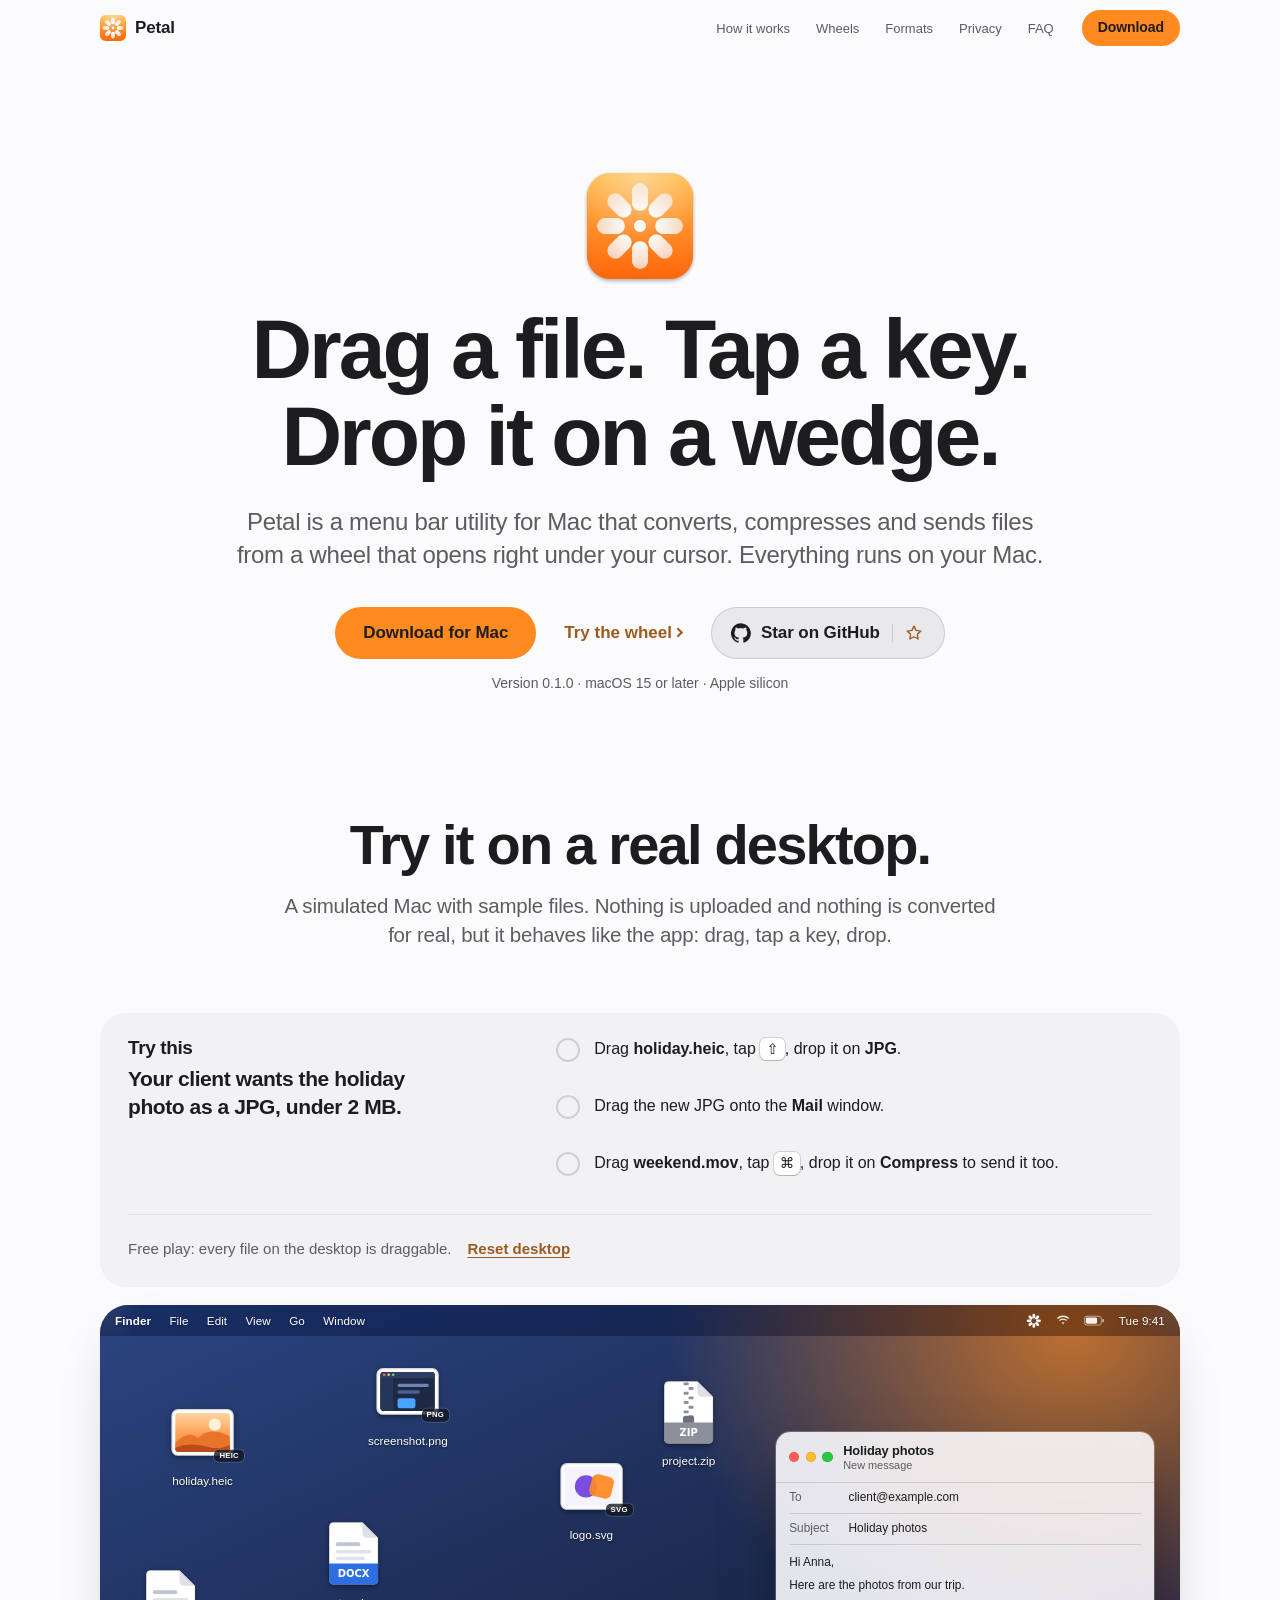
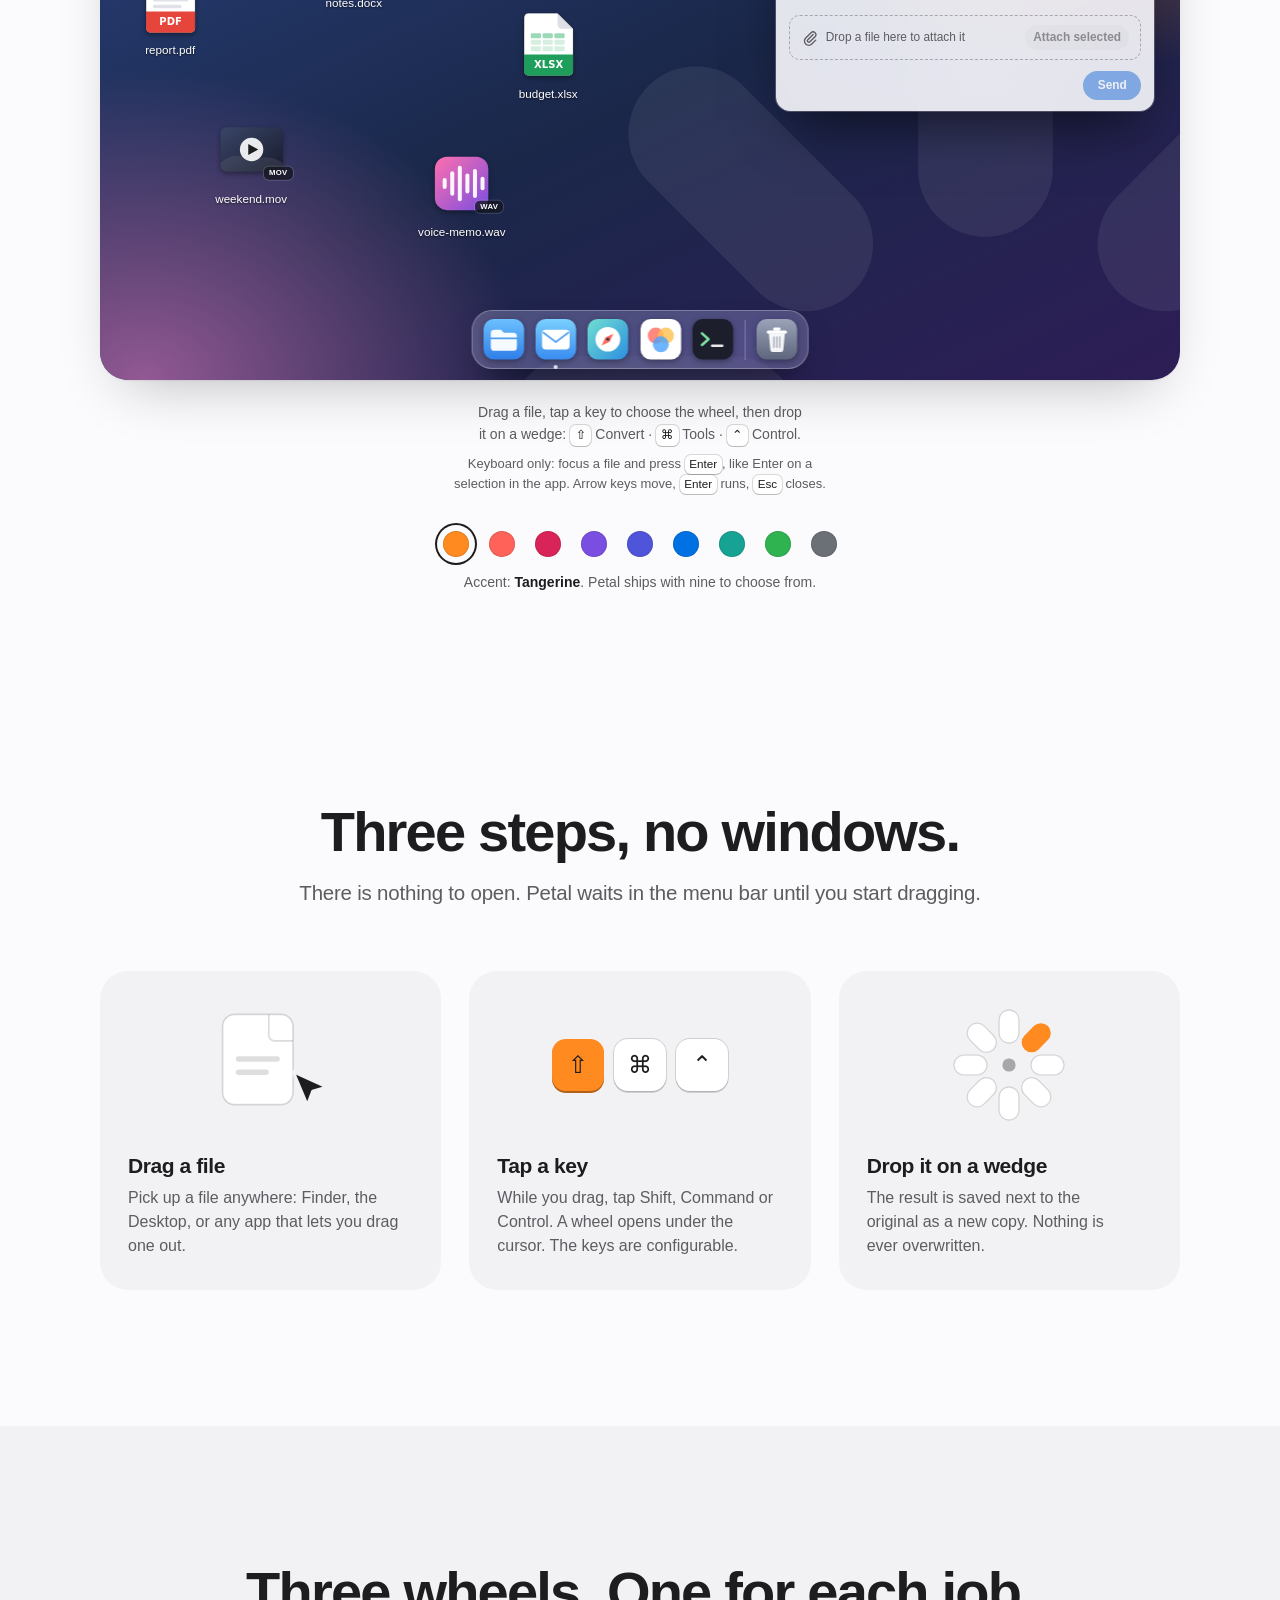
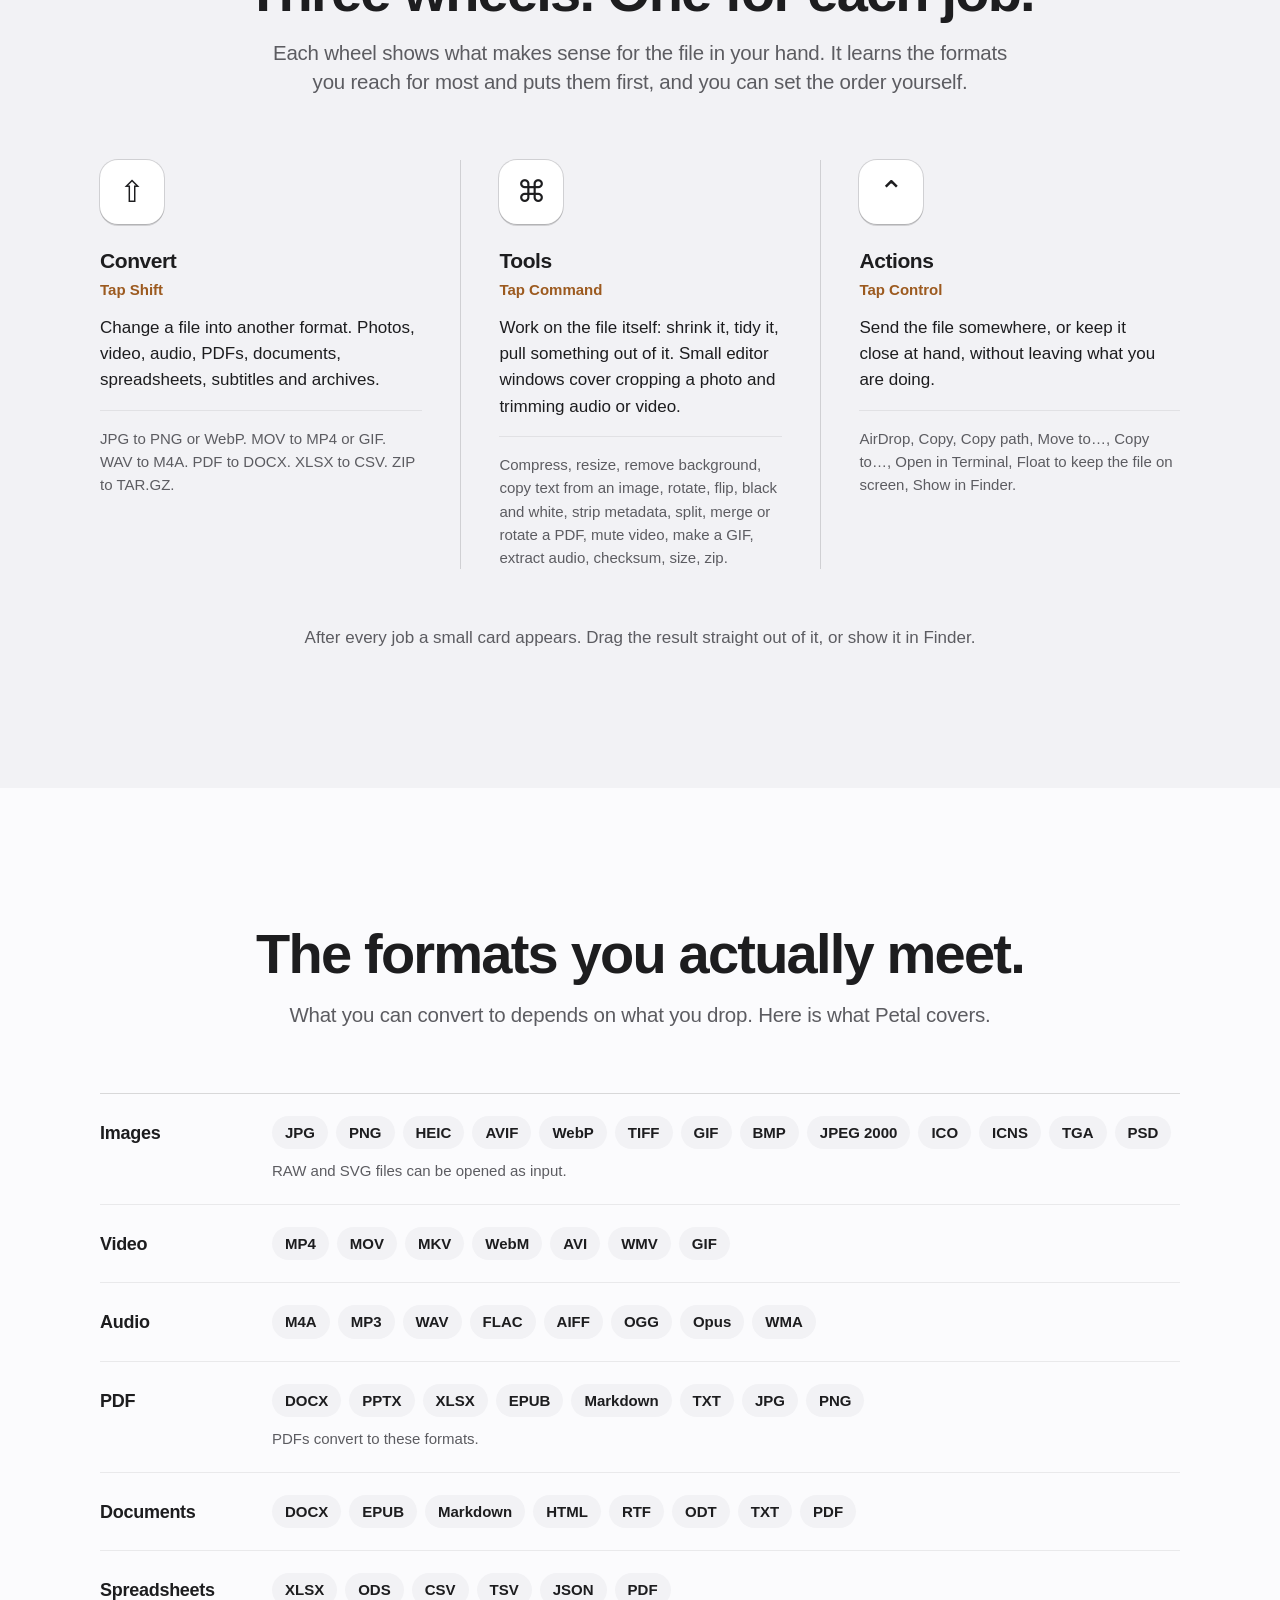
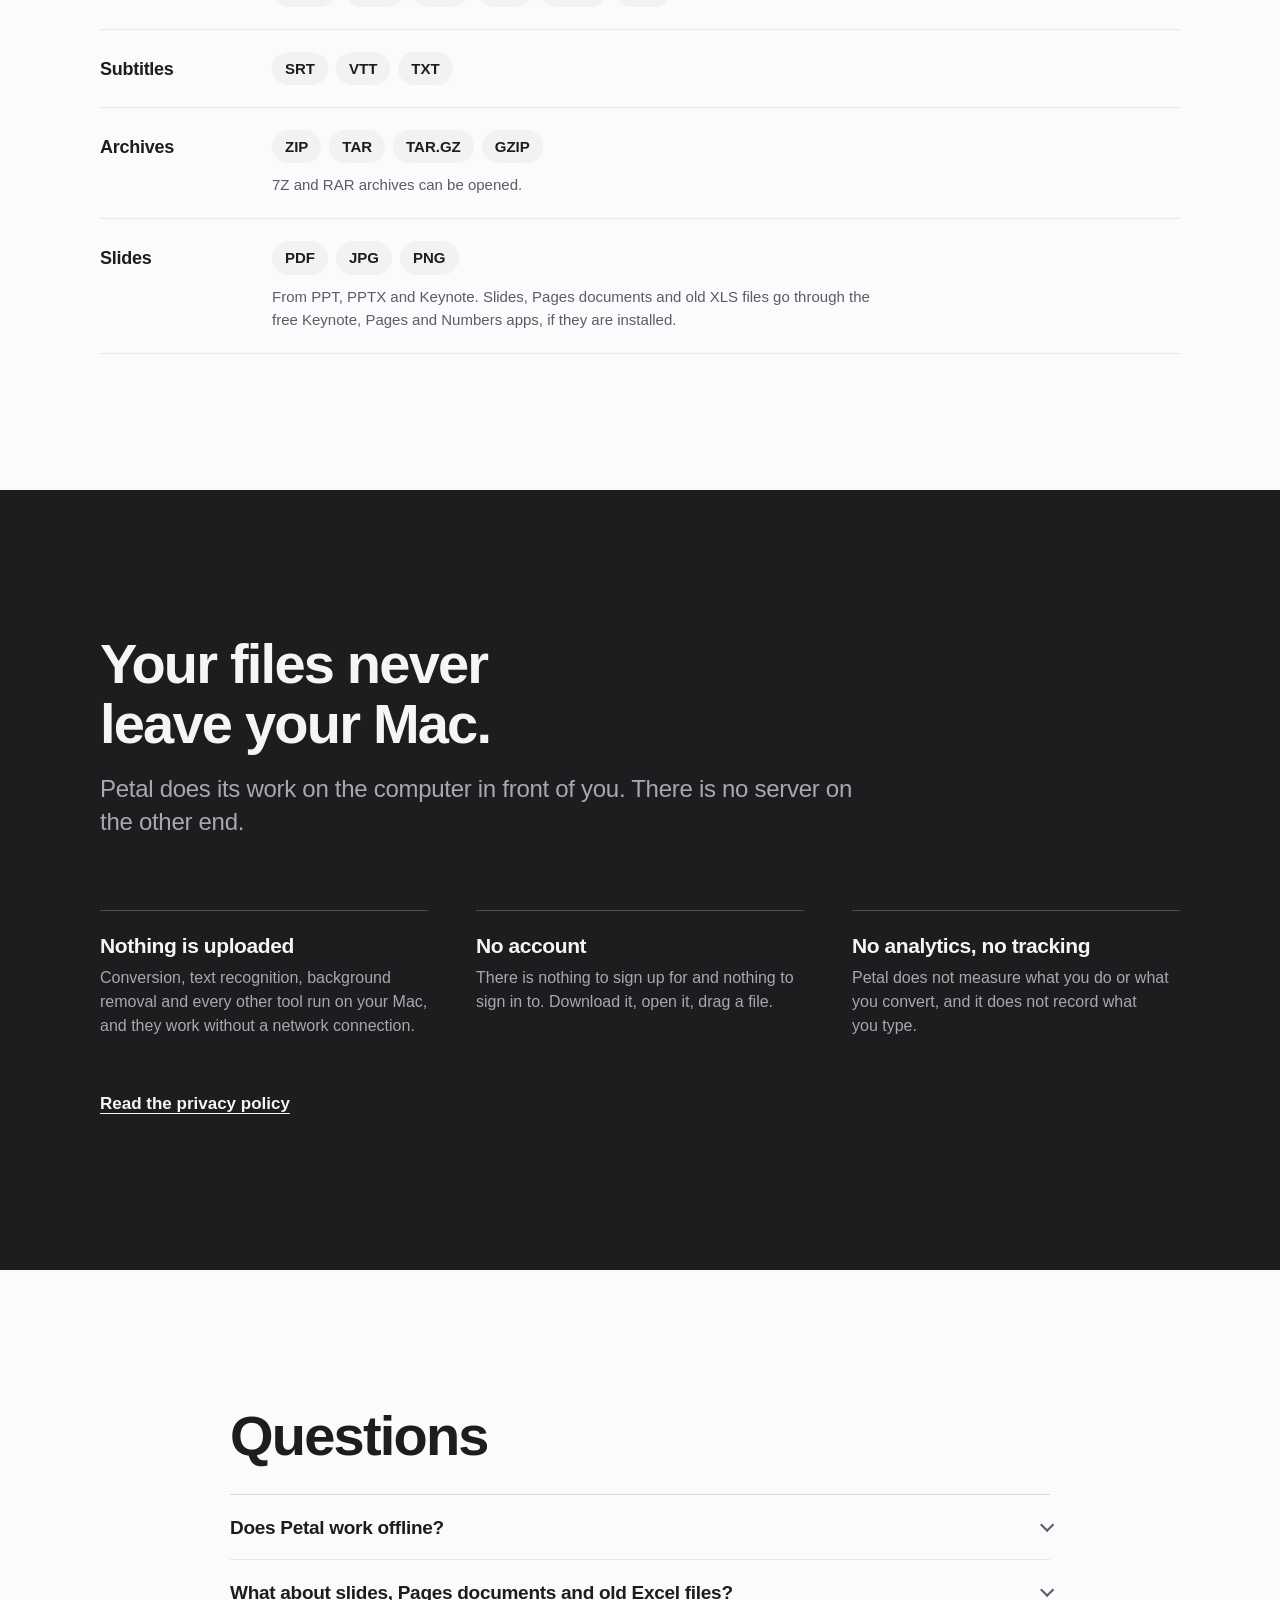
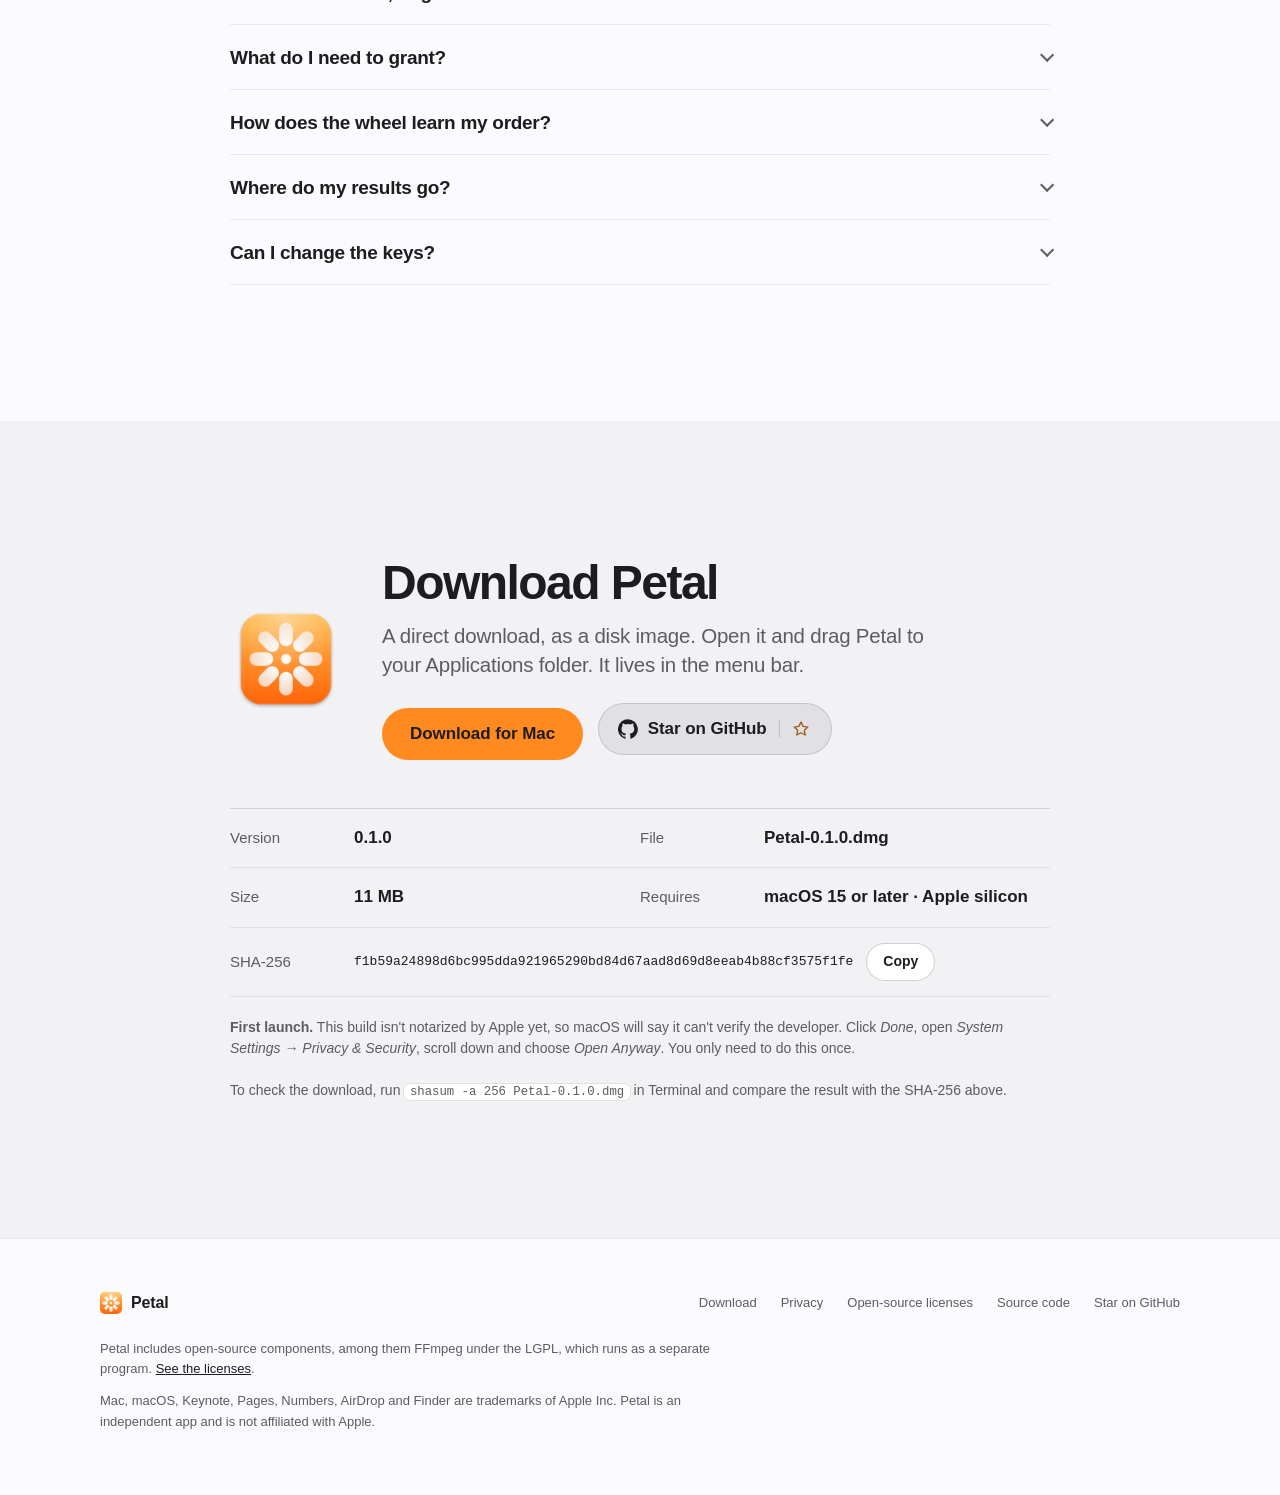
<file: website/index.html>
<!doctype html>
<html lang="en" data-accent="tangerine">
<head>
  <meta charset="utf-8">
  <meta name="viewport" content="width=device-width, initial-scale=1, viewport-fit=cover">
  <title>Petal – Convert files by dragging them</title>
  <meta name="description" content="Petal is a menu bar utility for Mac. Drag a file, tap a key, and drop it on a wheel that opens under your cursor to convert, compress or send it. Everything runs on your Mac.">
  <meta name="color-scheme" content="light dark">
  <meta name="theme-color" content="#fbfbfd" media="(prefers-color-scheme: light)">
  <meta name="theme-color" content="#0a0a0c" media="(prefers-color-scheme: dark)">
  <meta property="og:title" content="Petal – Convert files by dragging them">
  <meta property="og:description" content="A menu bar utility for Mac. Drag a file, tap a key, drop it on a wedge. Nothing is uploaded.">
  <meta property="og:type" content="website">
  <meta property="og:url" content="https://lucalivigni.github.io/Petal/">
  <meta property="og:image" content="https://lucalivigni.github.io/Petal/assets/social-preview.png">
  <meta property="og:image:width" content="1280">
  <meta property="og:image:height" content="640">
  <meta name="twitter:card" content="summary_large_image">
  <link rel="icon" href="assets/icon.svg" type="image/svg+xml">
  <link rel="apple-touch-icon" href="assets/icon.png">
  <link rel="stylesheet" href="styles.css">
</head>
<body>
  <svg width="0" height="0" style="position:absolute" aria-hidden="true" focusable="false">
    <defs>
      <linearGradient id="g-sky" x1="0" y1="0" x2="0" y2="1"><stop offset="0" stop-color="#ffd7a1"/><stop offset=".55" stop-color="#ff9f57"/><stop offset="1" stop-color="#ff7a3d"/></linearGradient>
      <linearGradient id="g-vid" x1="0" y1="0" x2="1" y2="1"><stop offset="0" stop-color="#3a4668"/><stop offset="1" stop-color="#171b2c"/></linearGradient>
      <linearGradient id="g-aud" x1="0" y1="0" x2="1" y2="1"><stop offset="0" stop-color="#ff6fae"/><stop offset="1" stop-color="#7a4ee0"/></linearGradient>
      <linearGradient id="g-fold" x1="0" y1="0" x2="0" y2="1"><stop offset="0" stop-color="#8fcbff"/><stop offset="1" stop-color="#3b97f0"/></linearGradient>
      <clipPath id="c-photo"><rect x="7.5" y="14.5" width="49" height="35" rx="3"/></clipPath>
      <linearGradient id="ap-blue" x1="0" y1="0" x2="0" y2="1"><stop offset="0" stop-color="#6cc0ff"/><stop offset="1" stop-color="#2f7fe8"/></linearGradient>
      <linearGradient id="ap-sky" x1="0" y1="0" x2="0" y2="1"><stop offset="0" stop-color="#7ad0ff"/><stop offset="1" stop-color="#3a8cf0"/></linearGradient>
      <linearGradient id="ap-teal" x1="0" y1="0" x2="1" y2="1"><stop offset="0" stop-color="#6fe0d0"/><stop offset="1" stop-color="#2d8fe0"/></linearGradient>
      <linearGradient id="ap-glass" x1="0" y1="0" x2="0" y2="1"><stop offset="0" stop-color="#9aa3b8"/><stop offset="1" stop-color="#5d667c"/></linearGradient>
      <pattern id="p-check" width="8" height="8" patternUnits="userSpaceOnUse"><rect width="8" height="8" fill="#f3f4f7"/><rect width="4" height="4" fill="#dfe2e8"/><rect x="4" y="4" width="4" height="4" fill="#dfe2e8"/></pattern>
    </defs>
  </svg>
  <a class="skip" href="#main">Skip to content</a>
  <div id="top-sentinel" aria-hidden="true"></div>

  <header class="nav">
    <div class="nav-inner">
      <a class="brand" href="#top" aria-label="Petal, back to top">
        <img src="assets/icon.svg" width="26" height="26" alt="">
        <span>Petal</span>
      </a>
      <nav aria-label="Primary">
        <ul class="nav-links">
          <li><a href="#how">How it works</a></li>
          <li><a href="#wheels">Wheels</a></li>
          <li><a href="#formats">Formats</a></li>
          <li><a href="#privacy">Privacy</a></li>
          <li><a href="#faq">FAQ</a></li>
        </ul>
      </nav>
      <a class="btn btn-primary btn-sm" href="https://github.com/LucaLivigni/Petal/releases/download/v0.1.0/Petal-0.1.0.dmg" data-download download>Download</a>
    </div>
  </header>

  <main id="main">
    <section class="hero" id="top" aria-labelledby="hero-title">
      <div class="wrap hero-inner">
        <img class="hero-icon" src="assets/icon.png" width="132" height="132" alt="The Petal app icon: eight white petals on an orange tile">
        <h1 id="hero-title"><span>Drag a file.</span> <span>Tap a key.</span> <span>Drop it on a wedge.</span></h1>
        <p class="lede">Petal is a menu bar utility for Mac that converts, compresses and sends files from a wheel that opens right under your cursor. Everything runs on your Mac.</p>
        <div class="hero-actions">
          <a class="btn btn-primary" href="https://github.com/LucaLivigni/Petal/releases/download/v0.1.0/Petal-0.1.0.dmg" data-download download>Download for Mac</a>
          <a class="link-more" href="#demo">Try the wheel</a>
          <a class="btn btn-star" href="https://github.com/LucaLivigni/Petal" target="_blank" rel="noopener"><svg class="gh-ico" viewBox="0 0 24 24" width="20" height="20" aria-hidden="true"><path fill="currentColor" d="M12 .3a12 12 0 0 0-3.8 23.4c.6.1.8-.3.8-.6v-2c-3.3.7-4-1.6-4-1.6-.6-1.4-1.4-1.8-1.4-1.8-1-.7.1-.7.1-.7 1.2.1 1.8 1.2 1.8 1.2 1 1.8 2.8 1.3 3.5 1 0-.8.4-1.3.7-1.6-2.7-.3-5.5-1.3-5.5-5.9 0-1.3.5-2.4 1.2-3.2 0-.4-.5-1.6.2-3.2 0 0 1-.3 3.3 1.2a11.500 11.500 0 0 1 6 0c2.300-1.500 3.300-1.200 3.300-1.200.7 1.600.2 2.800.1 3.200.8.8 1.200 1.900 1.200 3.200 0 4.600-2.800 5.600-5.500 5.900.4.400.8 1.100.8 2.200v3.300c0 .3.2.7.8.6A12 12 0 0 0 12 .3"/></svg><span>Star on GitHub</span><svg class="star-ico" viewBox="0 0 24 24" width="18" height="18" aria-hidden="true"><path d="M12 2.8l2.8 5.7 6.3.9-4.600 4.400 1.100 6.200L12 17l-5.600 3 1.100-6.200L2.900 9.400l6.300-.9z"/></svg></a>
        </div>
        <p class="fine" data-release="label">Version 0.1.0 · macOS 15 or later · Apple silicon</p>
      </div>
    </section>

    <section class="section section-demo" id="demo" aria-labelledby="demo-title">
      <div class="wrap demo">
        <div class="head">
          <h2 id="demo-title">Try it on a real desktop.</h2>
          <p class="sub">A simulated Mac with sample files. Nothing is uploaded and nothing is converted for real, but it behaves like the app: drag, tap a key, drop.</p>
        </div>

        <div class="scenario" id="scenario" aria-labelledby="sc-title">
          <div class="sc-intro">
            <h3 id="sc-title">Try this</h3>
            <p class="sc-case">Your client wants the holiday photo as a JPG, under 2&nbsp;MB.</p>
          </div>
          <ol class="checklist" id="checklist">
            <li data-step="1"><span class="tick" aria-hidden="true"></span><span class="sc-text">Drag <b>holiday.heic</b>, tap <kbd class="sc-key">⇧</kbd>, drop it on <b>JPG</b>.<span class="sc-detail"></span></span></li>
            <li data-step="2"><span class="tick" aria-hidden="true"></span><span class="sc-text">Drag the new JPG onto the <b>Mail</b> window.<span class="sc-detail"></span></span></li>
            <li data-step="3"><span class="tick" aria-hidden="true"></span><span class="sc-text">Drag <b>weekend.mov</b>, tap <kbd class="sc-key">⌘</kbd>, drop it on <b>Compress</b> to send it too.<span class="sc-detail"></span></span></li>
          </ol>
          <div class="sc-foot">
            <p class="sc-free">Free play: every file on the desktop is draggable. <button class="text-btn" type="button" data-reset>Reset desktop</button></p>
            <p class="sc-success" aria-hidden="true">
              <span class="sc-msg">That’s Petal: no app window, no upload.</span>
              <a class="btn btn-primary btn-sm" href="https://github.com/LucaLivigni/Petal/releases/download/v0.1.0/Petal-0.1.0.dmg" data-download download tabindex="-1">Download</a>
              <button class="text-btn" type="button" data-reset tabindex="-1">Try again</button>
            </p>
          </div>
        </div>

        <div class="screen" id="screen" role="group" aria-label="Simulated Mac desktop with sample files and a mail draft">
          <div class="wall" aria-hidden="true">
            <svg class="wall-art" viewBox="-100 -100 200 200" focusable="false">
              <g fill="#fff" fill-opacity=".07">
                <rect id="wa" x="-13" y="-92" width="26" height="56" rx="13"/>
                <use href="#wa" transform="rotate(45)"/><use href="#wa" transform="rotate(90)"/><use href="#wa" transform="rotate(135)"/>
                <use href="#wa" transform="rotate(180)"/><use href="#wa" transform="rotate(225)"/><use href="#wa" transform="rotate(270)"/><use href="#wa" transform="rotate(315)"/>
              </g>
            </svg>
          </div>

          <div class="menubar" aria-hidden="true">
            <span class="mb-left"><b>Finder</b><span>File</span><span>Edit</span><span class="mb-more">View</span><span class="mb-more">Go</span><span class="mb-more">Window</span></span>
            <span class="mb-right">
              <svg class="mb-petal" id="mb-petal" viewBox="-10 -10 20 20" focusable="false"><g fill="#fff"><rect id="mp" x="-1.7" y="-9" width="3.4" height="6" rx="1.7"/><use href="#mp" transform="rotate(45)"/><use href="#mp" transform="rotate(90)"/><use href="#mp" transform="rotate(135)"/><use href="#mp" transform="rotate(180)"/><use href="#mp" transform="rotate(225)"/><use href="#mp" transform="rotate(270)"/><use href="#mp" transform="rotate(315)"/></g></svg>
              <svg class="mb-glyph" viewBox="0 0 20 16" focusable="false"><path d="M10 13.2l1.9-2.1a2.7 2.7 0 0 0-3.8 0zM5.6 8.6a6.2 6.2 0 0 1 8.8 0l1.3-1.4a8.2 8.2 0 0 0-11.4 0zM2.7 5.7a10.3 10.3 0 0 1 14.6 0L18.6 4.3a12.3 12.3 0 0 0-17.2 0z" fill="#fff"/></svg>
              <svg class="mb-glyph" viewBox="0 0 26 14" focusable="false"><rect x=".5" y="1.5" width="21" height="11" rx="3.2" fill="none" stroke="#fff" stroke-opacity=".7"/><rect x="2.2" y="3.2" width="14" height="7.6" rx="1.8" fill="#fff"/><rect x="22.8" y="5" width="2" height="4" rx="1" fill="#fff" fill-opacity=".7"/></svg>
              <span class="mb-clock">Tue 9:41</span>
            </span>
          </div>

          <div class="files" id="files" role="group" aria-label="Files on the desktop"></div>

          <div class="floats" id="floats" aria-label="Floating files"></div>

          <div class="rubber" id="band" hidden></div>

          <div class="wins" id="wins">
            <section class="mail" id="mail" aria-label="Mail draft">
              <header class="m-bar">
                <span class="lights"><button class="tl tl-close" type="button" aria-label="Close Mail"></button><button class="tl tl-min" type="button" aria-label="Minimise Mail"></button><button class="tl tl-zoom" type="button" aria-label="Zoom Mail" tabindex="-1"></button></span>
                <span class="m-head"><span class="m-title">Holiday photos</span><span class="m-sub" id="m-sub">New message</span></span>
              </header>
              <div class="m-fields">
                <div class="m-row"><span class="m-k">To</span><span class="m-v">client@example.com</span></div>
                <div class="m-row"><span class="m-k">Subject</span><span class="m-v">Holiday photos</span></div>
              </div>
              <div class="m-body"><p>Hi Anna,</p><p>Here are the photos from our trip.</p></div>
              <div class="m-attach" id="m-drop">
                <ul class="m-chips" id="m-chips" aria-label="Attachments"></ul>
                <div class="m-zone">
                  <svg viewBox="0 0 20 20" aria-hidden="true" focusable="false"><path d="M13.6 6.2l-5.9 5.9a1.6 1.6 0 0 0 2.3 2.3l6-6a3.2 3.2 0 0 0-4.5-4.5l-6.2 6.2a4.8 4.8 0 0 0 6.8 6.8l4.4-4.4" fill="none" stroke="currentColor" stroke-width="1.5" stroke-linecap="round"/></svg>
                  <span class="m-zone-text">Drop a file here to attach it</span>
                  <button class="m-attach-btn" id="attach-sel" type="button" disabled>Attach selected</button>
                </div>
              </div>
              <footer class="m-foot"><button class="m-send" type="button" disabled aria-disabled="true" title="This is a demo">Send</button></footer>
            </section>
              <div class="win win-finder" id="win-finder" role="dialog" aria-label="Finder, Desktop" hidden>
                <header class="w-bar"><span class="lights"><button class="tl tl-close" type="button" aria-label="Close Finder"></button><button class="tl tl-min" type="button" aria-label="Minimise Finder"></button><button class="tl tl-zoom" type="button" aria-label="Zoom Finder" tabindex="-1"></button></span><span class="w-title">Desktop</span></header>
                <div class="fi-body"><ul class="fi-side" aria-hidden="true"><li>Favourites</li><li class="on">Desktop</li><li>Documents</li><li>Downloads</li></ul><ul class="fi-list" id="fi-list"></ul></div>
              </div>
              <div class="win win-term" id="win-term" role="dialog" aria-label="Terminal" hidden>
                <header class="w-bar"><span class="lights"><button class="tl tl-close" type="button" aria-label="Close Terminal"></button><button class="tl tl-min" type="button" aria-label="Minimise Terminal"></button><button class="tl tl-zoom" type="button" aria-label="Zoom Terminal" tabindex="-1"></button></span><span class="w-title">Terminal</span></header>
                <pre class="t-body" id="t-body" aria-live="polite"></pre>
              </div>
              <div class="win win-air" id="win-air" role="dialog" aria-label="AirDrop" hidden>
                <header class="a-head"><b>AirDrop</b><button class="w-x" type="button" aria-label="Close AirDrop">×</button></header>
                <div class="a-file" id="a-file"></div>
                <div class="a-dev"><span class="a-avatar" aria-hidden="true">A</span><span class="a-name">Anna’s iPhone</span><span class="a-state" id="a-state">Waiting</span></div>
              </div>

          </div>

          <nav class="appdock" id="appdock" aria-label="Dock">
            <div class="ad-bar" id="ad-bar">
              <button class="dk-i" type="button" data-app="finder" aria-label="Finder"><svg viewBox="0 0 64 64" aria-hidden="true" focusable="false"><rect x="4" y="4" width="56" height="56" rx="14" fill="url(#ap-blue)"/><path d="M14 24a5 5 0 0 1 5-5h9l4 4h13a5 5 0 0 1 5 5v15a5 5 0 0 1-5 5H19a5 5 0 0 1-5-5z" fill="#fff" fill-opacity=".95"/><path d="M14 31h36" stroke="#4c9fee" stroke-width="2.4" stroke-linecap="round"/></svg></button>
              <button class="dk-i" type="button" data-app="mail" aria-label="Mail"><svg viewBox="0 0 64 64" aria-hidden="true" focusable="false"><rect x="4" y="4" width="56" height="56" rx="14" fill="url(#ap-sky)"/><rect x="13" y="19" width="38" height="27" rx="5" fill="#fff"/><path d="M15 23l17 13 17-13" fill="none" stroke="#5aa8f5" stroke-width="2.6" stroke-linecap="round" stroke-linejoin="round"/></svg></button>
              <button class="dk-i" type="button" data-app="compass" aria-label="Browser"><svg viewBox="0 0 64 64" aria-hidden="true" focusable="false"><rect x="4" y="4" width="56" height="56" rx="14" fill="url(#ap-teal)"/><circle cx="32" cy="32" r="17" fill="#fff"/><path d="M39.5 24.5l-5 11-11 5 5-11z" fill="#ff6a5f"/><path d="M23.5 40.5l5-11 11-5" fill="none" stroke="#2b3345" stroke-width="0" /><circle cx="32" cy="32" r="2" fill="#2b3345"/></svg></button>
              <button class="dk-i" type="button" data-app="photos" aria-label="Photos"><svg viewBox="0 0 64 64" aria-hidden="true" focusable="false"><rect x="4" y="4" width="56" height="56" rx="14" fill="#fff"/><circle cx="25" cy="27" r="11" fill="#ff6a5f" fill-opacity=".8"/><circle cx="39" cy="27" r="11" fill="#ffc04d" fill-opacity=".8"/><circle cx="32" cy="39" r="11" fill="#4aa3ff" fill-opacity=".8"/></svg></button>
              <button class="dk-i" type="button" data-app="terminal" aria-label="Terminal"><svg viewBox="0 0 64 64" aria-hidden="true" focusable="false"><rect x="4" y="4" width="56" height="56" rx="14" fill="#1c1f2b"/><path d="M17 24l9 8-9 8" fill="none" stroke="#7fe3a3" stroke-width="3.4" stroke-linecap="round" stroke-linejoin="round"/><path d="M31 41h14" stroke="#e9e9ec" stroke-width="3.4" stroke-linecap="round"/></svg></button>
              <span class="ad-sep" aria-hidden="true"></span>
              <button class="dk-i" type="button" data-app="trash" id="dk-trash" aria-label="Trash"><svg viewBox="0 0 64 64" aria-hidden="true" focusable="false"><rect x="4" y="4" width="56" height="56" rx="14" fill="url(#ap-glass)"/><path d="M21 24h22l-2 22a4 4 0 0 1-4 3.6H27a4 4 0 0 1-4-3.6z" fill="#fff" fill-opacity=".92"/><rect x="18" y="20" width="28" height="4.4" rx="2.2" fill="#fff"/><rect x="27" y="16" width="10" height="4.4" rx="2" fill="#fff"/><path d="M28 29v14M32 29v14M36 29v14" stroke="#a9b0c0" stroke-width="2" stroke-linecap="round"/></svg></button>
            </div>
          </nav>

          <div class="overlay" id="overlay">
            <div class="rcard" id="rcard" role="group" aria-label="Result" hidden></div>
            <div class="toast" id="toast" hidden></div>

            <div class="coach" id="coach" aria-hidden="true">
              <div class="co-card">
                <div class="co-head"><span class="co-title" id="co-title">Now tap a key</span><span class="co-sub" id="co-sub">Keep holding the file</span></div>
                <div class="co-keys" id="co-keys">
                  <button class="ck" type="button" tabindex="-1" data-mode="convert"><span class="ck-cap">⇧</span><span class="ck-name">Convert</span><span class="ck-key">Shift</span></button>
                  <button class="ck" type="button" tabindex="-1" data-mode="tools"><span class="ck-cap">⌘</span><span class="ck-name">Tools</span><span class="ck-key">Command</span></button>
                  <button class="ck" type="button" tabindex="-1" data-mode="actions"><span class="ck-cap">⌃</span><span class="ck-name">Actions</span><span class="ck-key">Control</span></button>
                </div>
                <ol class="co-steps" id="co-steps"><li class="is-done"><i></i>Drag</li><li class="is-now"><i></i>Tap a key</li><li><i></i>Drop on a wedge</li></ol>
              </div>
            </div>
            <div class="dock" id="dock" aria-hidden="true">
              <p class="dk-text">Tap <kbd>⇧</kbd> <kbd>⌘</kbd> <kbd>⌃</kbd> with a second finger</p>
              <div class="dk-keys">
                <button class="ck dk" type="button" tabindex="-1" data-mode="convert"><span class="ck-cap">⇧</span><span class="ck-name">Convert</span></button>
                <button class="ck dk" type="button" tabindex="-1" data-mode="tools"><span class="ck-cap">⌘</span><span class="ck-name">Tools</span></button>
                <button class="ck dk" type="button" tabindex="-1" data-mode="actions"><span class="ck-cap">⌃</span><span class="ck-name">Actions</span></button>
              </div>
            </div>

            <div class="wbox" id="wbox">
              <div class="wbox-in">
                <div class="wheel" id="wheel">
                  <div class="wheel-shadow" aria-hidden="true"><div></div></div>
                  <div class="wheel-glass" aria-hidden="true"></div>
                  <svg class="wheel-svg" viewBox="0 0 400 400" role="group" id="wheel-svg" aria-label="Wheel">
                    <defs>
                      <linearGradient id="wfill" x1="0" y1="0" x2="0" y2="1">
                        <stop offset="0" class="wf-a"/>
                        <stop offset="1" class="wf-b"/>
                      </linearGradient>
                    </defs>
                    <g id="wedges"></g>
                  </svg>
                  <div class="core" id="core" aria-hidden="true">
                    <div class="core-fit" id="core-fit">
                      <div class="core-title" id="core-title">Convert</div>
                      <div class="core-sub" id="core-sub">Drop on a wedge</div>
                    </div>
                  </div>
                </div>
                <div class="wcard" id="wcard">
                  <span class="wc-icon" id="wc-icon" aria-hidden="true"></span>
                  <span class="wc-file"><span class="wc-name" id="wc-name">holiday.heic</span><span class="wc-meta" id="wc-meta"></span></span>
                  <span class="wc-sep" aria-hidden="true"></span>
                  <span class="wc-out is-idle" id="wc-out"><span class="wc-label" id="wc-label">Saves as</span><span class="wc-res" id="wc-res">Pick a wedge</span></span>
                </div>
                <div class="modes" id="modes" role="group" aria-label="Wheel">
                  <button class="mode" type="button" data-mode="convert" aria-pressed="true"><span class="key" aria-hidden="true">⇧</span>Convert</button>
                  <button class="mode" type="button" data-mode="tools" aria-pressed="false"><span class="key" aria-hidden="true">⌘</span>Tools</button>
                  <button class="mode" type="button" data-mode="actions" aria-pressed="false"><span class="key" aria-hidden="true">⌃</span>Actions</button>
                </div>
                <div class="wheel-tip" id="wheel-tip" aria-hidden="true"><span class="wt-dots"><i class="on"></i><i class="on"></i><i></i></span><span>Move onto a wedge, then let go</span></div>
              </div>
            </div>
          </div>
          <noscript><p class="noscript-note">The interactive desktop needs JavaScript.</p></noscript>
        </div>

        <p class="kbd-hint">Drag a file, tap a key to choose the wheel, then drop it on a wedge: <kbd>⇧</kbd> Convert · <kbd>⌘</kbd> Tools · <kbd>⌃</kbd> Control.</p>
        <p class="kbd-hint kbd-sub">Keyboard only: focus a file and press <kbd>Enter</kbd>, like Enter on a selection in the app. Arrow keys move, <kbd>Enter</kbd> runs, <kbd>Esc</kbd> closes.</p>
        <p class="sr-only" id="live" role="status" aria-live="polite"></p>

        <div class="accent" role="radiogroup" aria-label="Accent colour">
          <button class="swatch" type="button" role="radio" aria-checked="true" data-accent="tangerine" aria-label="Tangerine"></button>
          <button class="swatch" type="button" role="radio" aria-checked="false" data-accent="coral" aria-label="Coral"></button>
          <button class="swatch" type="button" role="radio" aria-checked="false" data-accent="rose" aria-label="Rose"></button>
          <button class="swatch" type="button" role="radio" aria-checked="false" data-accent="violet" aria-label="Violet"></button>
          <button class="swatch" type="button" role="radio" aria-checked="false" data-accent="indigo" aria-label="Indigo"></button>
          <button class="swatch" type="button" role="radio" aria-checked="false" data-accent="azure" aria-label="Azure"></button>
          <button class="swatch" type="button" role="radio" aria-checked="false" data-accent="teal" aria-label="Teal"></button>
          <button class="swatch" type="button" role="radio" aria-checked="false" data-accent="green" aria-label="Green"></button>
          <button class="swatch" type="button" role="radio" aria-checked="false" data-accent="graphite" aria-label="Graphite"></button>
        </div>
        <p class="accent-caption">Accent: <strong id="accent-name">Tangerine</strong>. Petal ships with nine to choose from.</p>
      </div>
    </section>

    <section class="section" id="how" aria-labelledby="how-title">
      <div class="wrap">
        <div class="head">
          <h2 id="how-title">Three steps, no windows.</h2>
          <p class="sub">There is nothing to open. Petal waits in the menu bar until you start dragging.</p>
        </div>
        <ol class="steps">
          <li class="step">
            <div class="step-art" aria-hidden="true">
              <svg viewBox="0 0 160 120" focusable="false">
                <rect x="36" y="14" width="64" height="82" rx="11" class="s-file"/>
                <path d="M78 14v19a5 5 0 0 0 5 5h17" class="s-fold"/>
                <rect x="48" y="52" width="40" height="5" rx="2.5" class="s-line"/>
                <rect x="48" y="64" width="30" height="5" rx="2.5" class="s-line"/>
                <path d="M100 66l31 14-13 4-5 13z" class="s-cursor"/>
              </svg>
            </div>
            <h3>Drag a file</h3>
            <p>Pick up a file anywhere: Finder, the Desktop, or any app that lets you drag one out.</p>
          </li>
          <li class="step">
            <div class="step-art" aria-hidden="true">
              <div class="keys"><span class="keycap on">⇧</span><span class="keycap">⌘</span><span class="keycap">⌃</span></div>
            </div>
            <h3>Tap a key</h3>
            <p>While you drag, tap Shift, Command or Control. A wheel opens under the cursor. The keys are configurable.</p>
          </li>
          <li class="step">
            <div class="step-art" aria-hidden="true">
              <svg viewBox="0 0 160 120" focusable="false">
                <g transform="translate(80 60)">
                  <g class="s-petal">
                    <rect id="pt" x="-9" y="-50" width="18" height="30" rx="9"/>
                    <use href="#pt" transform="rotate(45)" class="s-petal-on"/>
                    <use href="#pt" transform="rotate(90)"/>
                    <use href="#pt" transform="rotate(135)"/>
                    <use href="#pt" transform="rotate(180)"/>
                    <use href="#pt" transform="rotate(225)"/>
                    <use href="#pt" transform="rotate(270)"/>
                    <use href="#pt" transform="rotate(315)"/>
                  </g>
                  <circle r="6" class="s-dot"/>
                </g>
              </svg>
            </div>
            <h3>Drop it on a wedge</h3>
            <p>The result is saved next to the original as a new copy. Nothing is ever overwritten.</p>
          </li>
        </ol>
      </div>
    </section>

    <section class="section section-alt" id="wheels" aria-labelledby="wheels-title">
      <div class="wrap">
        <div class="head">
          <h2 id="wheels-title">Three wheels. One for each job.</h2>
          <p class="sub">Each wheel shows what makes sense for the file in your hand. It learns the formats you reach for most and puts them first, and you can set the order yourself.</p>
        </div>
        <div class="wheels">
          <article class="wheel-col">
            <div class="keycap big" aria-hidden="true">⇧</div>
            <h3>Convert</h3>
            <p class="kicker">Tap Shift</p>
            <p>Change a file into another format. Photos, video, audio, PDFs, documents, spreadsheets, subtitles and archives.</p>
            <p class="ex">JPG to PNG or WebP. MOV to MP4 or GIF. WAV to M4A. PDF to DOCX. XLSX to CSV. ZIP to TAR.GZ.</p>
          </article>
          <article class="wheel-col">
            <div class="keycap big" aria-hidden="true">⌘</div>
            <h3>Tools</h3>
            <p class="kicker">Tap Command</p>
            <p>Work on the file itself: shrink it, tidy it, pull something out of it. Small editor windows cover cropping a photo and trimming audio or video.</p>
            <p class="ex">Compress, resize, remove background, copy text from an image, rotate, flip, black and white, strip metadata, split, merge or rotate a PDF, mute video, make a GIF, extract audio, checksum, size, zip.</p>
          </article>
          <article class="wheel-col">
            <div class="keycap big" aria-hidden="true">⌃</div>
            <h3>Actions</h3>
            <p class="kicker">Tap Control</p>
            <p>Send the file somewhere, or keep it close at hand, without leaving what you are doing.</p>
            <p class="ex">AirDrop, Copy, Copy path, Move to…, Copy to…, Open in Terminal, Float to keep the file on screen, Show in Finder.</p>
          </article>
        </div>
        <p class="note-line">After every job a small card appears. Drag the result straight out of it, or show it in Finder.</p>
      </div>
    </section>

    <section class="section" id="formats" aria-labelledby="formats-title">
      <div class="wrap">
        <div class="head">
          <h2 id="formats-title">The formats you actually meet.</h2>
          <p class="sub">What you can convert to depends on what you drop. Here is what Petal covers.</p>
        </div>
        <dl class="formats">
          <div class="frow">
            <dt>Images</dt>
            <dd>
              <ul class="chips"><li>JPG</li><li>PNG</li><li>HEIC</li><li>AVIF</li><li>WebP</li><li>TIFF</li><li>GIF</li><li>BMP</li><li>JPEG 2000</li><li>ICO</li><li>ICNS</li><li>TGA</li><li>PSD</li></ul>
              <p class="aside">RAW and SVG files can be opened as input.</p>
            </dd>
          </div>
          <div class="frow">
            <dt>Video</dt>
            <dd><ul class="chips"><li>MP4</li><li>MOV</li><li>MKV</li><li>WebM</li><li>AVI</li><li>WMV</li><li>GIF</li></ul></dd>
          </div>
          <div class="frow">
            <dt>Audio</dt>
            <dd><ul class="chips"><li>M4A</li><li>MP3</li><li>WAV</li><li>FLAC</li><li>AIFF</li><li>OGG</li><li>Opus</li><li>WMA</li></ul></dd>
          </div>
          <div class="frow">
            <dt>PDF</dt>
            <dd>
              <ul class="chips"><li>DOCX</li><li>PPTX</li><li>XLSX</li><li>EPUB</li><li>Markdown</li><li>TXT</li><li>JPG</li><li>PNG</li></ul>
              <p class="aside">PDFs convert to these formats.</p>
            </dd>
          </div>
          <div class="frow">
            <dt>Documents</dt>
            <dd><ul class="chips"><li>DOCX</li><li>EPUB</li><li>Markdown</li><li>HTML</li><li>RTF</li><li>ODT</li><li>TXT</li><li>PDF</li></ul></dd>
          </div>
          <div class="frow">
            <dt>Spreadsheets</dt>
            <dd><ul class="chips"><li>XLSX</li><li>ODS</li><li>CSV</li><li>TSV</li><li>JSON</li><li>PDF</li></ul></dd>
          </div>
          <div class="frow">
            <dt>Subtitles</dt>
            <dd><ul class="chips"><li>SRT</li><li>VTT</li><li>TXT</li></ul></dd>
          </div>
          <div class="frow">
            <dt>Archives</dt>
            <dd>
              <ul class="chips"><li>ZIP</li><li>TAR</li><li>TAR.GZ</li><li>GZIP</li></ul>
              <p class="aside">7Z and RAR archives can be opened.</p>
            </dd>
          </div>
          <div class="frow">
            <dt>Slides</dt>
            <dd>
              <ul class="chips"><li>PDF</li><li>JPG</li><li>PNG</li></ul>
              <p class="aside">From PPT, PPTX and Keynote. Slides, Pages documents and old XLS files go through the free Keynote, Pages and Numbers apps, if they are installed.</p>
            </dd>
          </div>
        </dl>
      </div>
    </section>

    <section class="band" id="privacy" aria-labelledby="privacy-title">
      <div class="wrap">
        <h2 id="privacy-title">Your files never leave your Mac.</h2>
        <p class="band-lede">Petal does its work on the computer in front of you. There is no server on the other end.</p>
        <div class="facts">
          <div>
            <h3>Nothing is uploaded</h3>
            <p>Conversion, text recognition, background removal and every other tool run on your Mac, and they work without a network connection.</p>
          </div>
          <div>
            <h3>No account</h3>
            <p>There is nothing to sign up for and nothing to sign in to. Download it, open it, drag a file.</p>
          </div>
          <div>
            <h3>No analytics, no tracking</h3>
            <p>Petal does not measure what you do or what you convert, and it does not record what you type.</p>
          </div>
        </div>
        <a class="band-link" href="privacy.html">Read the privacy policy</a>
      </div>
    </section>

    <section class="section" id="faq" aria-labelledby="faq-title">
      <div class="wrap narrow">
        <div class="head left">
          <h2 id="faq-title">Questions</h2>
        </div>
        <div class="faq">
          <details>
            <summary>Does Petal work offline?</summary>
            <p>Yes. Everything happens on your Mac, so no connection is needed. Petal does not make network connections.</p>
          </details>
          <details>
            <summary>What about slides, Pages documents and old Excel files?</summary>
            <p>PPT, PPTX and Keynote files can be turned into PDF, JPG or PNG, and Pages documents and old XLS spreadsheets can be read, by asking Apple’s free Keynote, Pages and Numbers apps to do the work. Install the ones you need.</p>
          </details>
          <details>
            <summary>What do I need to grant?</summary>
            <p>Nothing special. Petal watches mouse drags and the modifier keys, which macOS allows without a permission prompt, and it never records typing. If you use Keynote, Pages, Numbers or Open in Terminal, macOS may ask once whether Petal can control that app.</p>
          </details>
          <details>
            <summary>How does the wheel learn my order?</summary>
            <p>Petal notices which formats and tools you pick for each kind of file and moves the ones you use most to the front of the wheel. You can also arrange the order yourself.</p>
          </details>
          <details>
            <summary>Where do my results go?</summary>
            <p>Next to the original, as a new copy, unless you choose another folder. Petal never overwrites a file; if the name is taken it adds a number.</p>
          </details>
          <details>
            <summary>Can I change the keys?</summary>
            <p>Yes. Shift, Command and Control are the defaults for Convert, Tools and Actions, and you can assign others. The size of the wheel (S or M) and the accent colour are settings too.</p>
          </details>
        </div>
      </div>
    </section>

    <section class="section section-alt" id="download" aria-labelledby="download-title">
      <div class="wrap narrow">
        <div class="dl">
          <img class="dl-icon" src="assets/icon.png" width="112" height="112" alt="" loading="lazy">
          <div class="dl-main">
            <h2 id="download-title">Download Petal</h2>
            <p class="sub">A direct download, as a disk image. Open it and drag Petal to your Applications folder. It lives in the menu bar.</p>
            <a class="btn btn-primary" href="https://github.com/LucaLivigni/Petal/releases/download/v0.1.0/Petal-0.1.0.dmg" data-download download>Download for Mac</a>
            <a class="btn btn-star" href="https://github.com/LucaLivigni/Petal" target="_blank" rel="noopener"><svg class="gh-ico" viewBox="0 0 24 24" width="20" height="20" aria-hidden="true"><path fill="currentColor" d="M12 .3a12 12 0 0 0-3.8 23.4c.6.1.8-.3.8-.6v-2c-3.3.7-4-1.6-4-1.6-.6-1.4-1.4-1.8-1.4-1.8-1-.7.1-.7.1-.7 1.2.1 1.8 1.2 1.8 1.2 1 1.8 2.8 1.3 3.5 1 0-.8.4-1.3.7-1.6-2.7-.3-5.5-1.3-5.5-5.9 0-1.3.5-2.4 1.2-3.2 0-.4-.5-1.6.2-3.2 0 0 1-.3 3.3 1.2a11.500 11.500 0 0 1 6 0c2.300-1.500 3.300-1.200 3.300-1.200.7 1.600.2 2.800.1 3.200.8.8 1.200 1.900 1.200 3.200 0 4.600-2.800 5.600-5.500 5.900.4.400.8 1.100.8 2.200v3.300c0 .3.2.7.8.6A12 12 0 0 0 12 .3"/></svg><span>Star on GitHub</span><svg class="star-ico" viewBox="0 0 24 24" width="18" height="18" aria-hidden="true"><path d="M12 2.8l2.8 5.7 6.3.9-4.600 4.400 1.100 6.200L12 17l-5.600 3 1.100-6.200L2.900 9.400l6.300-.9z"/></svg></a>
          </div>
        </div>
        <dl class="specs">
          <div><dt>Version</dt><dd data-release="version">0.1.0</dd></div>
          <div><dt>File</dt><dd data-release="filename">Petal-0.1.0.dmg</dd></div>
          <div><dt>Size</dt><dd data-release="size">11 MB</dd></div>
          <div><dt>Requires</dt><dd data-release="requires">macOS 15 or later · Apple silicon</dd></div>
          <div class="spec-wide">
            <dt>SHA-256</dt>
            <dd class="sha"><code data-release="sha256">f1b59a24898d6bc995dda921965290bd84d67aad8d69d8eeab4b88cf3575f1fe</code><button class="copy" type="button" data-copy>Copy</button></dd>
          </div>
        </dl>
        <p class="fine left" data-unnotarized hidden><strong>First launch.</strong> This build isn't notarized by Apple yet, so macOS will say it can't verify the developer. Click <em>Done</em>, open <em>System Settings → Privacy &amp; Security</em>, scroll down and choose <em>Open Anyway</em>. You only need to do this once.</p>
        <p class="fine left">To check the download, run <code>shasum -a 256 <span data-release="filename">Petal-0.1.0.dmg</span></code> in Terminal and compare the result with the SHA-256 above.</p>
      </div>
    </section>
  </main>

  <footer class="footer">
    <div class="wrap">
      <div class="foot-top">
        <a class="brand" href="#top"><img src="assets/icon.svg" width="22" height="22" alt=""><span>Petal</span></a>
        <ul class="foot-links">
          <li><a href="#download">Download</a></li>
          <li><a href="privacy.html">Privacy</a></li>
          <li><a href="licenses.html">Open-source licenses</a></li>
          <li><a href="https://github.com/LucaLivigni/Petal">Source code</a></li>
          <li><a href="https://github.com/LucaLivigni/Petal" target="_blank" rel="noopener">Star on GitHub</a></li>
        </ul>
      </div>
      <p>Petal includes open-source components, among them FFmpeg under the LGPL, which runs as a separate program. <a href="licenses.html">See the licenses</a>.</p>
      <p>Mac, macOS, Keynote, Pages, Numbers, AirDrop and Finder are trademarks of Apple Inc. Petal is an independent app and is not affiliated with Apple.</p>
    </div>
  </footer>

  <script src="app.js"></script>
</body>
</html>
</file>
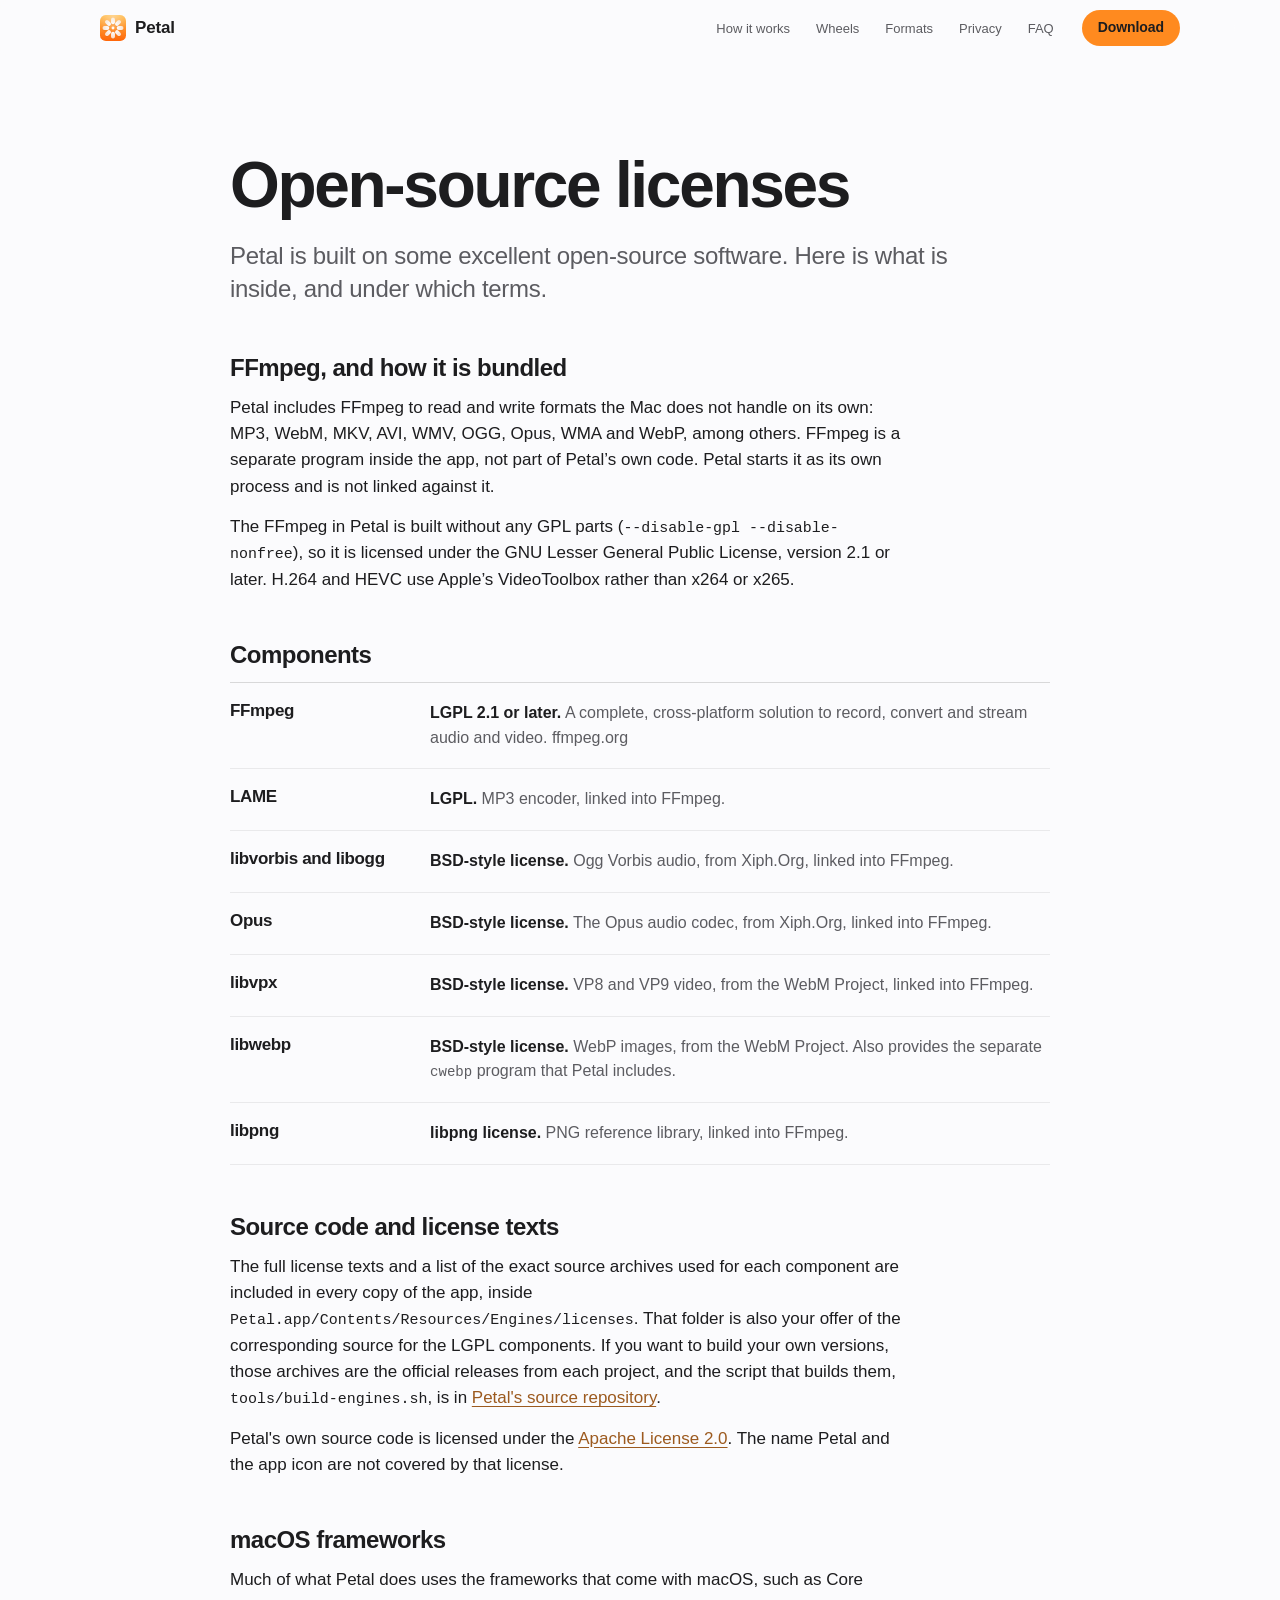
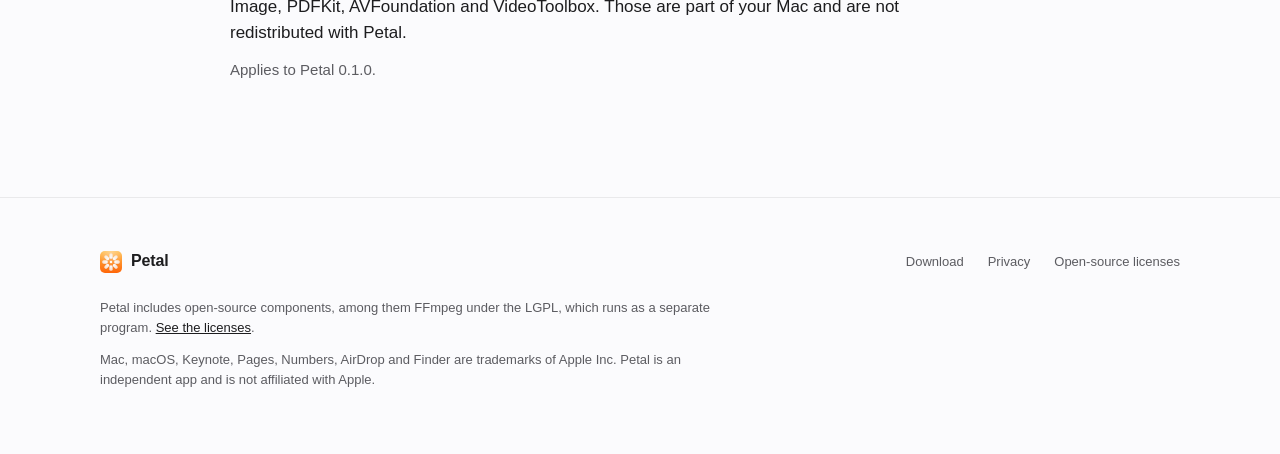
<file: website/licenses.html>
<!doctype html>
<html lang="en" data-accent="tangerine">
<head>
  <meta charset="utf-8">
  <meta name="viewport" content="width=device-width, initial-scale=1, viewport-fit=cover">
  <title>Open-source licenses – Petal</title>
  <meta name="description" content="Petal includes open-source components, including FFmpeg under the LGPL, built without GPL parts and bundled as a separate program.">
  <meta name="color-scheme" content="light dark">
  <meta name="theme-color" content="#fbfbfd" media="(prefers-color-scheme: light)">
  <meta name="theme-color" content="#0a0a0c" media="(prefers-color-scheme: dark)">
  <link rel="icon" href="assets/icon.svg" type="image/svg+xml">
  <link rel="apple-touch-icon" href="assets/icon.png">
  <link rel="stylesheet" href="styles.css">
</head>
<body>
  <a class="skip" href="#main">Skip to content</a>
  <div id="top-sentinel" aria-hidden="true"></div>
  <header class="nav">
    <div class="nav-inner">
      <a class="brand" href="index.html" aria-label="Petal, home">
        <img src="assets/icon.svg" width="26" height="26" alt="">
        <span>Petal</span>
      </a>
      <nav aria-label="Primary">
        <ul class="nav-links">
          <li><a href="index.html#how">How it works</a></li>
          <li><a href="index.html#wheels">Wheels</a></li>
          <li><a href="index.html#formats">Formats</a></li>
          <li><a href="privacy.html">Privacy</a></li>
          <li><a href="index.html#faq">FAQ</a></li>
        </ul>
      </nav>
      <a class="btn btn-primary btn-sm" href="https://github.com/LucaLivigni/Petal/releases/download/v0.1.0/Petal-0.1.0.dmg" data-download download>Download</a>
    </div>
  </header>

  <main id="main">
    <article class="doc">
      <div class="wrap narrow">
        <h1>Open-source licenses</h1>
        <p class="intro">Petal is built on some excellent open-source software. Here is what is inside, and under which terms.</p>

        <h2>FFmpeg, and how it is bundled</h2>
        <p>Petal includes FFmpeg to read and write formats the Mac does not handle on its own: MP3, WebM, MKV, AVI, WMV, OGG, Opus, WMA and WebP, among others. FFmpeg is a separate program inside the app, not part of Petal’s own code. Petal starts it as its own process and is not linked against it.</p>
        <p>The FFmpeg in Petal is built without any GPL parts (<code>--disable-gpl --disable-nonfree</code>), so it is licensed under the GNU Lesser General Public License, version 2.1 or later. H.264 and HEVC use Apple’s VideoToolbox rather than x264 or x265.</p>

        <h2>Components</h2>
        <div class="parts">
          <div class="part"><h3>FFmpeg</h3><p><span class="lic">LGPL 2.1 or later.</span> A complete, cross-platform solution to record, convert and stream audio and video. ffmpeg.org</p></div>
          <div class="part"><h3>LAME</h3><p><span class="lic">LGPL.</span> MP3 encoder, linked into FFmpeg.</p></div>
          <div class="part"><h3>libvorbis and libogg</h3><p><span class="lic">BSD-style license.</span> Ogg Vorbis audio, from Xiph.Org, linked into FFmpeg.</p></div>
          <div class="part"><h3>Opus</h3><p><span class="lic">BSD-style license.</span> The Opus audio codec, from Xiph.Org, linked into FFmpeg.</p></div>
          <div class="part"><h3>libvpx</h3><p><span class="lic">BSD-style license.</span> VP8 and VP9 video, from the WebM Project, linked into FFmpeg.</p></div>
          <div class="part"><h3>libwebp</h3><p><span class="lic">BSD-style license.</span> WebP images, from the WebM Project. Also provides the separate <code>cwebp</code> program that Petal includes.</p></div>
          <div class="part"><h3>libpng</h3><p><span class="lic">libpng license.</span> PNG reference library, linked into FFmpeg.</p></div>
        </div>

        <h2>Source code and license texts</h2>
        <p>The full license texts and a list of the exact source archives used for each component are included in every copy of the app, inside <code>Petal.app/Contents/Resources/Engines/licenses</code>. That folder is also your offer of the corresponding source for the LGPL components. If you want to build your own versions, those archives are the official releases from each project, and the script that builds them, <code>tools/build-engines.sh</code>, is in <a href="https://github.com/LucaLivigni/Petal">Petal's source repository</a>.</p>
        <p>Petal's own source code is licensed under the <a href="https://www.apache.org/licenses/LICENSE-2.0">Apache License 2.0</a>. The name Petal and the app icon are not covered by that license.</p>

        <h2>macOS frameworks</h2>
        <p>Much of what Petal does uses the frameworks that come with macOS, such as Core Image, PDFKit, AVFoundation and VideoToolbox. Those are part of your Mac and are not redistributed with Petal.</p>

        <p class="updated">Applies to Petal 0.1.0.</p>
      </div>
    </article>
  </main>

  <footer class="footer">
    <div class="wrap">
      <div class="foot-top">
        <a class="brand" href="index.html"><img src="assets/icon.svg" width="22" height="22" alt=""><span>Petal</span></a>
        <ul class="foot-links">
          <li><a href="index.html#download">Download</a></li>
          <li><a href="privacy.html">Privacy</a></li>
          <li><a href="licenses.html">Open-source licenses</a></li>
        </ul>
      </div>
      <p>Petal includes open-source components, among them FFmpeg under the LGPL, which runs as a separate program. <a href="licenses.html">See the licenses</a>.</p>
      <p>Mac, macOS, Keynote, Pages, Numbers, AirDrop and Finder are trademarks of Apple Inc. Petal is an independent app and is not affiliated with Apple.</p>
    </div>
  </footer>
  <script src="app.js"></script>
</body>
</html>
</file>
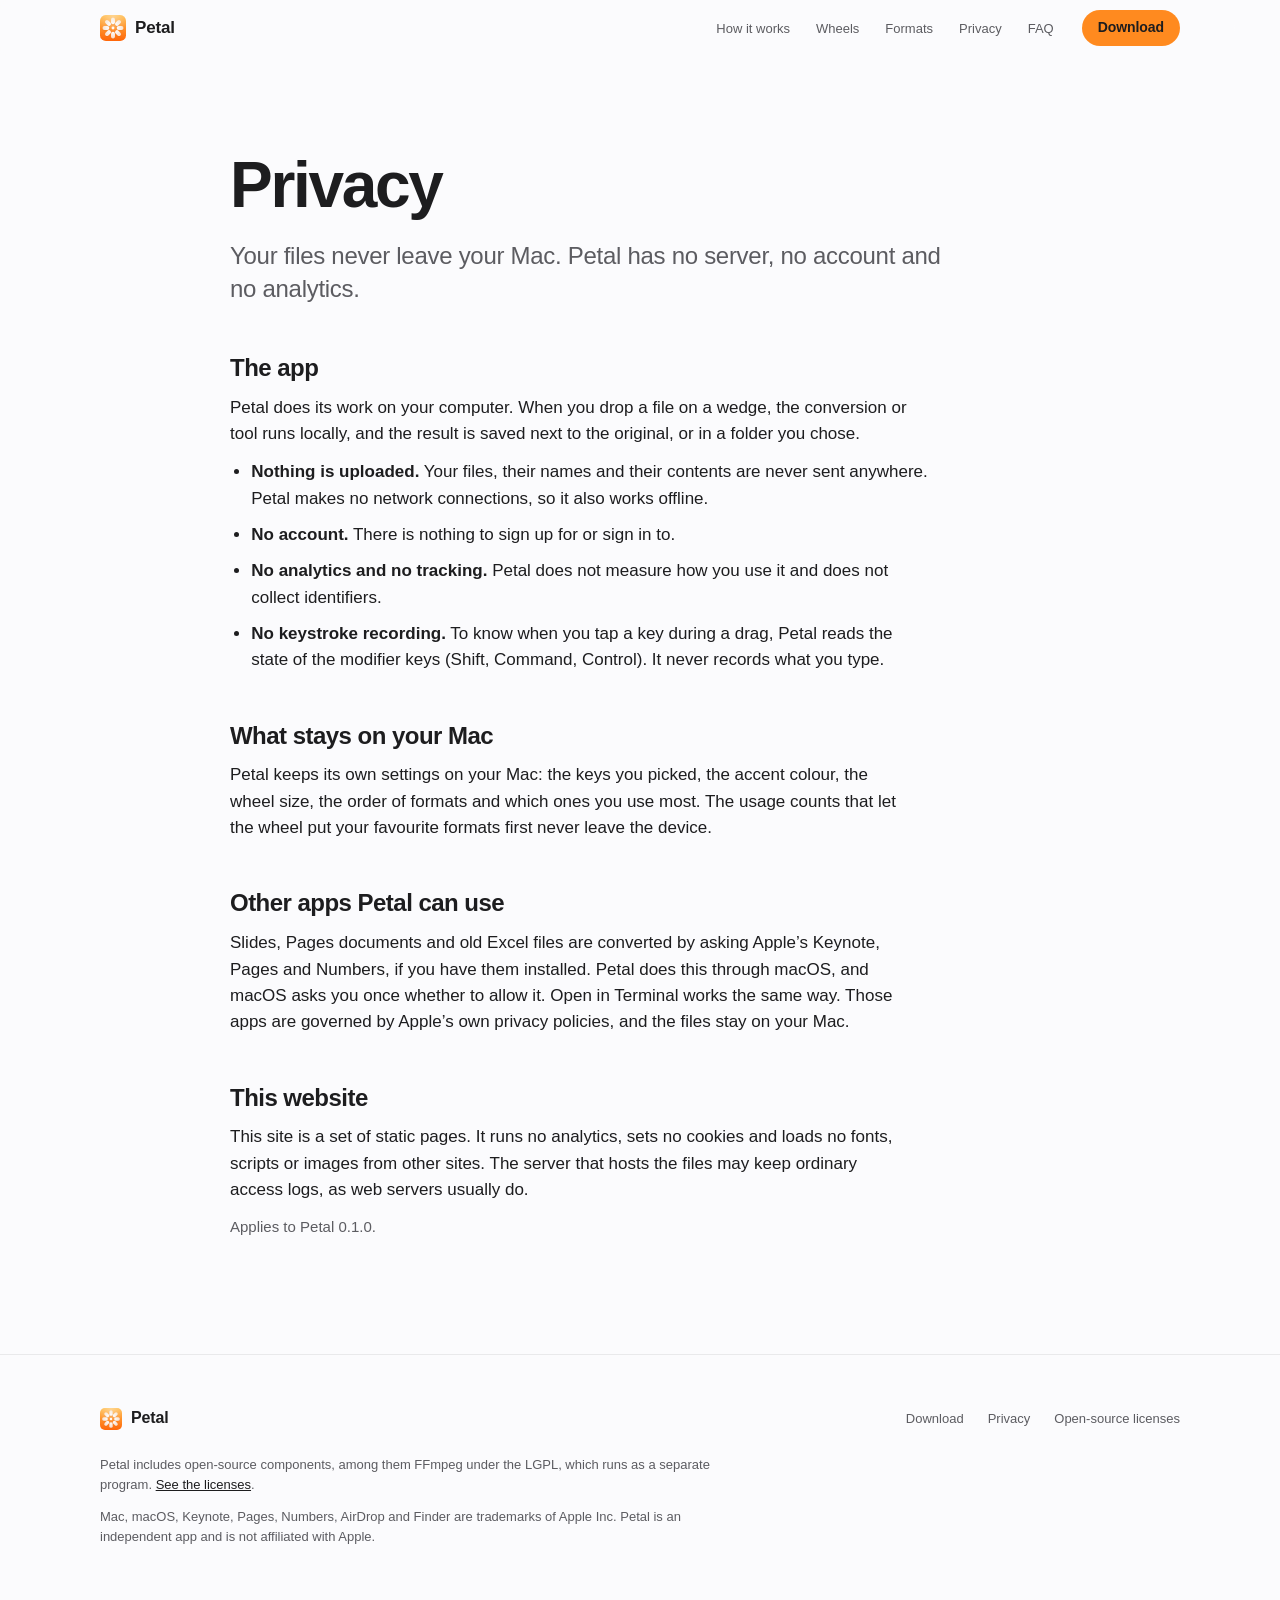
<file: website/privacy.html>
<!doctype html>
<html lang="en" data-accent="tangerine">
<head>
  <meta charset="utf-8">
  <meta name="viewport" content="width=device-width, initial-scale=1, viewport-fit=cover">
  <title>Privacy – Petal</title>
  <meta name="description" content="Petal runs entirely on your Mac. Nothing is uploaded, there is no account, and there are no analytics or tracking.">
  <meta name="color-scheme" content="light dark">
  <meta name="theme-color" content="#fbfbfd" media="(prefers-color-scheme: light)">
  <meta name="theme-color" content="#0a0a0c" media="(prefers-color-scheme: dark)">
  <link rel="icon" href="assets/icon.svg" type="image/svg+xml">
  <link rel="apple-touch-icon" href="assets/icon.png">
  <link rel="stylesheet" href="styles.css">
</head>
<body>
  <a class="skip" href="#main">Skip to content</a>
  <div id="top-sentinel" aria-hidden="true"></div>
  <header class="nav">
    <div class="nav-inner">
      <a class="brand" href="index.html" aria-label="Petal, home">
        <img src="assets/icon.svg" width="26" height="26" alt="">
        <span>Petal</span>
      </a>
      <nav aria-label="Primary">
        <ul class="nav-links">
          <li><a href="index.html#how">How it works</a></li>
          <li><a href="index.html#wheels">Wheels</a></li>
          <li><a href="index.html#formats">Formats</a></li>
          <li><a href="privacy.html">Privacy</a></li>
          <li><a href="index.html#faq">FAQ</a></li>
        </ul>
      </nav>
      <a class="btn btn-primary btn-sm" href="https://github.com/LucaLivigni/Petal/releases/download/v0.1.0/Petal-0.1.0.dmg" data-download download>Download</a>
    </div>
  </header>

  <main id="main">
    <article class="doc">
      <div class="wrap narrow">
        <h1>Privacy</h1>
        <p class="intro">Your files never leave your Mac. Petal has no server, no account and no analytics.</p>

        <h2>The app</h2>
        <p>Petal does its work on your computer. When you drop a file on a wedge, the conversion or tool runs locally, and the result is saved next to the original, or in a folder you chose.</p>
        <ul class="plain">
          <li><strong>Nothing is uploaded.</strong> Your files, their names and their contents are never sent anywhere. Petal makes no network connections, so it also works offline.</li>
          <li><strong>No account.</strong> There is nothing to sign up for or sign in to.</li>
          <li><strong>No analytics and no tracking.</strong> Petal does not measure how you use it and does not collect identifiers.</li>
          <li><strong>No keystroke recording.</strong> To know when you tap a key during a drag, Petal reads the state of the modifier keys (Shift, Command, Control). It never records what you type.</li>
        </ul>

        <h2>What stays on your Mac</h2>
        <p>Petal keeps its own settings on your Mac: the keys you picked, the accent colour, the wheel size, the order of formats and which ones you use most. The usage counts that let the wheel put your favourite formats first never leave the device.</p>

        <h2>Other apps Petal can use</h2>
        <p>Slides, Pages documents and old Excel files are converted by asking Apple’s Keynote, Pages and Numbers, if you have them installed. Petal does this through macOS, and macOS asks you once whether to allow it. Open in Terminal works the same way. Those apps are governed by Apple’s own privacy policies, and the files stay on your Mac.</p>

        <h2>This website</h2>
        <p>This site is a set of static pages. It runs no analytics, sets no cookies and loads no fonts, scripts or images from other sites. The server that hosts the files may keep ordinary access logs, as web servers usually do.</p>

        <p class="updated">Applies to Petal 0.1.0.</p>
      </div>
    </article>
  </main>

  <footer class="footer">
    <div class="wrap">
      <div class="foot-top">
        <a class="brand" href="index.html"><img src="assets/icon.svg" width="22" height="22" alt=""><span>Petal</span></a>
        <ul class="foot-links">
          <li><a href="index.html#download">Download</a></li>
          <li><a href="privacy.html">Privacy</a></li>
          <li><a href="licenses.html">Open-source licenses</a></li>
        </ul>
      </div>
      <p>Petal includes open-source components, among them FFmpeg under the LGPL, which runs as a separate program. <a href="licenses.html">See the licenses</a>.</p>
      <p>Mac, macOS, Keynote, Pages, Numbers, AirDrop and Finder are trademarks of Apple Inc. Petal is an independent app and is not affiliated with Apple.</p>
    </div>
  </footer>
  <script src="app.js"></script>
</body>
</html>
</file>
<file: website/styles.css>
/* Petal website. System fonts only, no external resources. */

:root {
  color-scheme: light dark;
  --font: -apple-system, BlinkMacSystemFont, "SF Pro Display", "SF Pro Text", "Helvetica Neue", Helvetica, Arial, system-ui, sans-serif;
  --mono: ui-monospace, "SF Mono", SFMono-Regular, Menlo, Consolas, monospace;

  --bg: #fbfbfd;
  --bg-alt: #f2f2f5;
  --surface: #ffffff;
  --ink: #1d1d1f;
  --ink-2: #5c5c61;
  --hair: rgba(0, 0, 0, .14);
  --hair-soft: rgba(0, 0, 0, .07);
  --nav-bg: rgba(251, 251, 253, .72);
  --shadow: 0 1px 2px rgba(0, 0, 0, .06), 0 24px 60px -24px rgba(0, 0, 0, .28);

  /* Accent palette (fills) and the text colour that sits on each fill */
  --c-tangerine: #ff8a1f; --i-tangerine: #1d1d1f;
  --c-coral: #ff6259;     --i-coral: #1d1d1f;
  --c-rose: #d92459;      --i-rose: #ffffff;
  --c-violet: #7a4ee0;    --i-violet: #ffffff;
  --c-indigo: #4f55d9;    --i-indigo: #ffffff;
  --c-azure: #0071e3;     --i-azure: #ffffff;
  --c-teal: #17a393;      --i-teal: #1d1d1f;
  --c-green: #2fb350;     --i-green: #1d1d1f;
  --c-graphite: #6b6f76;  --i-graphite: #ffffff;

  --a: var(--c-tangerine);
  --a-ink: var(--i-tangerine);
  --a-text: color-mix(in srgb, var(--a) 56%, var(--ink));

  /* Wheel materials */
  --stage-base: #e6e6eb;
  --stage-blob: color-mix(in srgb, var(--a) 34%, transparent);
  --win-bg: rgba(255, 255, 255, .72);
  --win-bar: rgba(0, 0, 0, .05);
  --bar: rgba(0, 0, 0, .13);
  --glass: rgba(246, 246, 250, .3);
  --glass-edge: rgba(255, 255, 255, .7);
  --wf-a: rgba(255, 255, 255, .5);
  --wf-b: rgba(255, 255, 255, .1);
  --wedge-edge: rgba(255, 255, 255, .6);
  --core-bg: rgba(255, 255, 255, .42);
  --card-bg: rgba(255, 255, 255, .62);

  --band-bg: #1d1d1f;
  --band-ink: #f5f5f7;
  --band-ink-2: #a8a8ad;
}

@media (prefers-color-scheme: dark) {
  :root {
    --bg: #0a0a0c;
    --bg-alt: #131316;
    --surface: #1b1b1f;
    --ink: #f5f5f7;
    --ink-2: #a1a1a8;
    --hair: rgba(255, 255, 255, .2);
    --hair-soft: rgba(255, 255, 255, .09);
    --nav-bg: rgba(10, 10, 12, .7);
    --shadow: 0 1px 2px rgba(0, 0, 0, .4), 0 30px 70px -24px rgba(0, 0, 0, .8);

    --c-tangerine: #ff9a3d; --c-coral: #ff7a72; --c-rose: #ff5c8a; --c-violet: #a583ff; --c-indigo: #7f86ff;
    --c-azure: #3a98ff; --c-teal: #3cd0bf; --c-green: #4cd964; --c-graphite: #9a9ea6;
    --i-tangerine: #1d1d1f; --i-coral: #1d1d1f; --i-rose: #1d1d1f; --i-violet: #1d1d1f; --i-indigo: #1d1d1f;
    --i-azure: #1d1d1f; --i-teal: #1d1d1f; --i-green: #1d1d1f; --i-graphite: #1d1d1f;

    --a-text: color-mix(in srgb, var(--a) 78%, var(--ink));
    --stage-base: #16161a;
    --stage-blob: color-mix(in srgb, var(--a) 40%, transparent);
    --win-bg: rgba(40, 40, 46, .62);
    --win-bar: rgba(255, 255, 255, .05);
    --bar: rgba(255, 255, 255, .16);
    --glass: rgba(30, 30, 36, .5);
    --glass-edge: rgba(255, 255, 255, .22);
    --wf-a: rgba(255, 255, 255, .16);
    --wf-b: rgba(255, 255, 255, .03);
    --wedge-edge: rgba(255, 255, 255, .2);
    --core-bg: rgba(60, 60, 68, .5);
    --card-bg: rgba(38, 38, 44, .62);
    --band-bg: #17171a;
  }
}

html[data-accent="tangerine"] { --a: var(--c-tangerine); --a-ink: var(--i-tangerine); }
html[data-accent="coral"]     { --a: var(--c-coral);     --a-ink: var(--i-coral); }
html[data-accent="rose"]      { --a: var(--c-rose);      --a-ink: var(--i-rose); }
html[data-accent="violet"]    { --a: var(--c-violet);    --a-ink: var(--i-violet); }
html[data-accent="indigo"]    { --a: var(--c-indigo);    --a-ink: var(--i-indigo); }
html[data-accent="azure"]     { --a: var(--c-azure);     --a-ink: var(--i-azure); }
html[data-accent="teal"]      { --a: var(--c-teal);      --a-ink: var(--i-teal); }
html[data-accent="green"]     { --a: var(--c-green);     --a-ink: var(--i-green); }
html[data-accent="graphite"]  { --a: var(--c-graphite);  --a-ink: var(--i-graphite); }

/* ---------- Base ---------- */
*, *::before, *::after { box-sizing: border-box; }
html { -webkit-text-size-adjust: 100%; text-size-adjust: 100%; scroll-padding-top: 72px; }
@media (prefers-reduced-motion: no-preference) { html { scroll-behavior: smooth; } }
body {
  margin: 0;
  background: var(--bg);
  color: var(--ink);
  font: 400 1.0625rem/1.55 var(--font);
  font-optical-sizing: auto;
  -webkit-font-smoothing: antialiased;
  text-rendering: optimizeLegibility;
}
h1, h2, h3, p, ul, ol, dl, dd, figure { margin: 0; }
ul, ol { padding: 0; list-style: none; }
img, svg { display: block; max-width: 100%; }
a { color: inherit; }
button { font: inherit; color: inherit; }
code, kbd { font-family: var(--mono); font-size: .88em; }

:focus-visible { outline: 3px solid var(--a-text); outline-offset: 3px; border-radius: 6px; }

.skip {
  position: absolute; left: 12px; top: -64px; z-index: 100;
  padding: 10px 16px; border-radius: 999px; background: var(--ink); color: var(--bg); text-decoration: none; font-weight: 600;
  transition: transform .2s ease;
}
.skip:focus { transform: translateY(76px); }

.wrap { width: min(100% - 2 * clamp(20px, 5vw, 40px), 1080px); margin-inline: auto; }
.wrap.narrow { width: min(100% - 2 * clamp(20px, 5vw, 40px), 820px); }

/* ---------- Navigation ---------- */
.nav {
  position: sticky; top: 0; z-index: 50;
  background: var(--nav-bg);
  -webkit-backdrop-filter: saturate(180%) blur(22px);
  backdrop-filter: saturate(180%) blur(22px);
  box-shadow: 0 1px 0 transparent;
  transition: box-shadow .25s ease;
}
.nav.is-scrolled { box-shadow: 0 1px 0 var(--hair-soft); }
.nav-inner {
  width: min(100% - 2 * clamp(20px, 5vw, 40px), 1080px); margin-inline: auto;
  height: 56px; display: flex; align-items: center; gap: 28px;
}
.brand { display: inline-flex; align-items: center; gap: 9px; text-decoration: none; font-weight: 650; font-size: 1.0625rem; letter-spacing: -.01em; border-radius: 8px; }
.nav nav { margin-left: auto; }
.nav-links { display: flex; gap: 26px; }
.nav-links a { text-decoration: none; font-size: .8125rem; color: var(--ink-2); transition: color .15s ease; }
.nav-links a:hover { color: var(--ink); }
.nav .btn { margin-left: 0; }
@media (max-width: 860px) {
  .nav nav { display: none; }
  .nav .btn { margin-left: auto; }
}

/* ---------- Buttons and links ---------- */
.btn {
  display: inline-flex; align-items: center; justify-content: center;
  min-height: 52px; padding: 0 28px; border-radius: 999px;
  font-size: 1.0625rem; font-weight: 600; letter-spacing: -.005em; text-decoration: none; white-space: nowrap;
  transition: transform .12s ease-out, background-color .2s ease;
}
.btn-primary { background: var(--a); color: var(--a-ink); }
.btn-primary:hover { background: color-mix(in srgb, var(--a) 90%, var(--ink)); }
.btn:active { transform: scale(.97); }
.btn-star {
  gap: 10px; padding: 0 22px 0 20px;
  background: color-mix(in srgb, var(--ink) 8%, transparent);
  box-shadow: inset 0 0 0 1px color-mix(in srgb, var(--ink) 14%, transparent);
  color: var(--ink);
  transition: transform .12s ease-out, background-color .2s ease, box-shadow .2s ease;
}
.btn-star:hover { background: color-mix(in srgb, var(--ink) 13%, transparent); box-shadow: inset 0 0 0 1px color-mix(in srgb, var(--a) 55%, transparent); }
.btn-star .gh-ico { flex: none; }
.btn-star .star-ico { flex: none; margin-left: 2px; padding-left: 12px; box-sizing: content-box; border-left: 1px solid color-mix(in srgb, var(--ink) 16%, transparent); }
.btn-star .star-ico path { fill: none; stroke: var(--a-text); stroke-width: 1.8; stroke-linejoin: round; transition: fill .2s ease, transform .35s cubic-bezier(.34, 1.56, .64, 1); transform-origin: 12px 12px; }
.btn-star:hover .star-ico path { fill: var(--a); stroke: var(--a); transform: rotate(18deg) scale(1.12); }
.btn-star:focus-visible { outline: 2px solid var(--a); outline-offset: 3px; }
.dl-main .btn-star { margin-left: 10px; }
@media (max-width: 520px) { .dl-main .btn-star { margin: 10px 0 0; } }
@media (prefers-reduced-motion: reduce) { .btn-star .star-ico path { transition: fill .2s ease; transform: none !important; } }
.btn-sm { min-height: 36px; padding: 0 16px; font-size: .875rem; }
.link-more { color: var(--a-text); font-weight: 600; text-decoration: none; display: inline-flex; align-items: center; gap: 4px; min-height: 44px; border-radius: 8px; }
.link-more::after { content: ""; width: 7px; height: 7px; border: solid currentColor; border-width: 2px 2px 0 0; transform: rotate(45deg) translate(-1px, 1px); transition: transform .2s ease; }
.link-more:hover::after { transform: rotate(45deg) translate(1px, -1px); }

/* ---------- Hero ---------- */
.hero { padding-block: clamp(48px, 9vw, 104px) clamp(40px, 6vw, 72px); text-align: center; }
.hero-inner { display: flex; flex-direction: column; align-items: center; }
.hero-icon { width: 132px; height: 132px; margin-bottom: 14px; }
h1 {
  font-size: clamp(2.125rem, 1rem + 5.4vw, 5.25rem);
  line-height: 1.04; font-weight: 700; letter-spacing: -.036em;
  max-width: 14.5em; text-wrap: balance;
}
h1 span { display: inline-block; }
.lede {
  margin-top: 24px; max-width: 34em; text-wrap: pretty;
  font-size: clamp(1.1875rem, 1.05rem + .6vw, 1.5rem); line-height: 1.38; letter-spacing: -.012em; color: var(--ink-2);
}
.hero-actions { margin-top: 36px; display: flex; flex-wrap: wrap; gap: 8px 28px; align-items: center; justify-content: center; }
.fine { margin-top: 14px; font-size: .875rem; color: var(--ink-2); }
.fine.left { margin-top: 20px; }

/* ---------- Sections ---------- */
.section { padding-block: clamp(72px, 11vw, 136px); }
.section-alt { background: var(--bg-alt); }
.section-demo { padding-top: clamp(24px, 4vw, 48px); padding-bottom: clamp(40px, 6vw, 72px); }
.head { text-align: center; margin-bottom: clamp(36px, 6vw, 64px); }
.head.left { text-align: left; margin-bottom: 28px; }
h2 { font-size: clamp(2rem, 1.2rem + 3.2vw, 3.5rem); line-height: 1.07; font-weight: 700; letter-spacing: -.032em; text-wrap: balance; }
.sub { margin: 16px auto 0; max-width: 36em; font-size: clamp(1.0625rem, 1rem + .35vw, 1.3125rem); line-height: 1.42; letter-spacing: -.01em; color: var(--ink-2); text-wrap: pretty; }
h3 { font-size: 1.3125rem; line-height: 1.2; font-weight: 650; letter-spacing: -.02em; }

/* ---------- Demo: scenario + simulated desktop ---------- */
.sr-only { position: absolute; width: 1px; height: 1px; margin: -1px; padding: 0; overflow: hidden; clip: rect(0 0 0 0); white-space: nowrap; border: 0; }
.text-btn { background: none; border: 0; padding: 0 2px; min-height: 32px; font: inherit; font-weight: 600; color: var(--a-text); cursor: pointer; text-decoration: underline; text-underline-offset: 3px; border-radius: 6px; }

.scenario {
  display: grid; grid-template-columns: minmax(0, 1fr) minmax(0, 1.55fr); gap: 18px 44px; align-items: start;
  margin-bottom: 18px; padding: 24px 28px 20px; border-radius: 26px; background: var(--bg-alt);
}
.sc-intro h3 { font-size: 1.1875rem; }
.sc-case { margin-top: 6px; font-size: 1.3125rem; line-height: 1.3; font-weight: 650; letter-spacing: -.02em; text-wrap: balance; }
.checklist { display: grid; gap: 12px; counter-reset: s; }
.checklist li { display: grid; grid-template-columns: 26px 1fr; gap: 12px; align-items: start; transition: color .3s ease; }
.tick { width: 24px; height: 24px; margin-top: 1px; border-radius: 50%; box-shadow: inset 0 0 0 2px var(--hair); position: relative; transition: background-color .25s ease, box-shadow .25s ease; }
.tick::after { content: ""; position: absolute; left: 8px; top: 4px; width: 6px; height: 11px; border: solid var(--a-ink); border-width: 0 2.4px 2.4px 0; transform: rotate(45deg) scale(0); transition: transform .3s cubic-bezier(.2, 1.4, .3, 1); }
.checklist li.is-done .tick { background: var(--a); box-shadow: inset 0 0 0 2px var(--a); }
.checklist li.is-done .tick::after { transform: rotate(45deg) scale(1); }
.checklist li.is-done .sc-text { color: var(--ink-2); }
.sc-text { display: block; font-size: 1rem; line-height: 1.45; }
.sc-detail { display: block; min-height: 1.45em; font-size: .9375rem; color: var(--a-text); font-weight: 600; }
.sc-foot { grid-column: 1 / -1; display: grid; border-top: 1px solid var(--hair-soft); padding-top: 14px; }
.sc-foot > * { grid-area: 1 / 1; margin: 0; display: flex; flex-wrap: wrap; align-items: center; gap: 4px 14px; transition: opacity .35s ease; min-height: 38px; }
.sc-free { color: var(--ink-2); font-size: .9375rem; }
.sc-success { opacity: 0; visibility: hidden; }
.sc-msg { font-weight: 650; font-size: 1.0625rem; letter-spacing: -.012em; }
.scenario.is-complete .sc-success { opacity: 1; visibility: visible; }
.scenario.is-complete .sc-free { opacity: 0; visibility: hidden; }

.screen {
  --blue: #0a5fd6;
  --wheel: min(94cqw, clamp(240px, 30cqw, 320px));
  --m-bg: rgba(250, 250, 252, .9); --m-ink: #1d1d1f; --m-ink2: #5c5c61; --m-line: rgba(0, 0, 0, .12); --m-field: rgba(0, 0, 0, .05);
  position: relative; container: screen / inline-size; aspect-ratio: 16 / 10; overflow: hidden; isolation: isolate;
  border-radius: 28px; color: #fff; box-shadow: var(--shadow);
  user-select: none; -webkit-user-select: none; -webkit-tap-highlight-color: transparent;
}
.screen.is-dragging, .screen.is-dragging *, .screen.is-moving, .screen.is-moving * { cursor: grabbing; }

.wall {
  position: absolute; inset: 0; z-index: -1; overflow: hidden;
  background:
    radial-gradient(52% 70% at 90% 4%, color-mix(in srgb, var(--a) 70%, transparent), transparent 72%),
    radial-gradient(48% 62% at 4% 100%, color-mix(in srgb, var(--a) 34%, #5a3fd0), transparent 74%),
    linear-gradient(155deg, #2b4482 0%, #1a2749 55%, #2d1d56 100%);
}
.wall-art { position: absolute; width: 96cqw; right: -30cqw; bottom: -52cqw; }

.menubar {
  position: absolute; left: 0; right: 0; top: 0; z-index: 4; height: max(24px, 2.9cqw);
  display: flex; align-items: center; justify-content: space-between; padding: 0 1.4cqw;
  font-size: max(11px, 1.08cqw); font-weight: 500; letter-spacing: .005em;
  background: rgba(16, 18, 30, .42); -webkit-backdrop-filter: blur(16px) saturate(1.6); backdrop-filter: blur(16px) saturate(1.6);
  text-shadow: 0 1px 2px rgba(0, 0, 0, .3);
}
.mb-left, .mb-right { display: flex; align-items: center; gap: 1.7cqw; }
.mb-right { gap: 1.3cqw; }
.mb-petal { width: max(14px, 1.45cqw); height: max(14px, 1.45cqw); transition: transform .3s cubic-bezier(.2, .9, .25, 1); }
.screen.wheel-open .mb-petal { transform: rotate(22.5deg) scale(1.12); }
.mb-glyph { height: max(10px, 1.05cqw); width: auto; opacity: .92; }
.mb-clock { font-variant-numeric: tabular-nums; }

/* Files: free placement, like icons on a real desktop. Positions are percentages of the desktop. */
.files { position: absolute; inset: 0; z-index: 2; }
.file {
  position: absolute; left: var(--fx, 50%); top: var(--fy, 50%); translate: -50% -50%; width: 12.6cqw; min-width: 0;
  display: flex; flex-direction: column; align-items: center; gap: .5cqw; padding: .5cqw 0; margin: 0;
  background: none; border: 0; border-radius: 12px; color: #fff; font: inherit; cursor: grab; touch-action: none;
  -webkit-touch-callout: none;
}
.icon { position: relative; isolation: isolate; width: clamp(40px, 6.6cqw, 72px); aspect-ratio: 1; border-radius: 14px; display: block; }
.icon svg { display: block; width: 100%; height: 100%; filter: drop-shadow(0 2px 2.5px rgba(0, 0, 0, .38)); }
.badge {
  position: absolute; right: -8%; bottom: 8%; padding: 1px 5px; border-radius: 5px; font-size: max(7.5px, .72cqw); font-weight: 700; letter-spacing: .03em; line-height: 1.35;
  background: rgba(20, 22, 32, .78); color: #fff; box-shadow: 0 0 0 1px rgba(255, 255, 255, .16);
}
.label {
  display: -webkit-box; -webkit-box-orient: vertical; -webkit-line-clamp: 2; overflow: hidden; max-width: 100%;
  padding: 1px 6px; border-radius: 5px; text-align: center; overflow-wrap: anywhere;
  font-size: max(10.5px, 1.08cqw); line-height: 1.28; font-weight: 500; text-shadow: 0 1px 2px rgba(0, 0, 0, .6);
}
.file.is-selected .icon { background: rgba(255, 255, 255, .2); }
.file.is-selected .label { background: var(--blue); text-shadow: none; }
.file:focus-visible { outline: 3px solid #fff; outline-offset: 1px; }
.file.is-dragging { opacity: .4; }
.file.is-pop { animation: pop .24s cubic-bezier(.2, .9, .25, 1.3) both; }
.file.is-settle { animation: settle .22s cubic-bezier(.2, .9, .25, 1.3) both; }
.file.is-new .icon::before {
  content: ""; position: absolute; z-index: -1; inset: -34%; border-radius: 50%; pointer-events: none;
  background: radial-gradient(circle, color-mix(in srgb, var(--a) 72%, #fff) 0%, transparent 66%);
  opacity: 0; animation: glow 3.4s ease-out both;
}
@keyframes pop { 0% { transform: scale(.55); opacity: 0; } 65% { transform: scale(1.08); opacity: 1; } 100% { transform: scale(1); opacity: 1; } }
@keyframes settle { 0% { transform: scale(1.1); } 100% { transform: scale(1); } }
@keyframes glow { 0% { opacity: 0; transform: scale(.6); } 14% { opacity: .9; transform: scale(1); } 100% { opacity: 0; transform: scale(1.25); } }
@keyframes glow-rm { 0%, 40% { opacity: .6; } 100% { opacity: 0; } }

.ghost { position: absolute; left: 0; top: 0; translate: none; z-index: 12; margin: 0; pointer-events: none; will-change: transform; }
.ghost .icon svg { filter: drop-shadow(0 10px 14px rgba(0, 0, 0, .45)); }
.ghost .icon { transform: scale(1.08); }

/* Floating tiles ("Float" action) */
.floats { position: absolute; right: 2.4cqw; top: 4.2cqw; z-index: 7; display: flex; flex-direction: row-reverse; gap: .8cqw; max-width: 60cqw; flex-wrap: wrap; justify-content: flex-start; }
.float-tile {
  display: flex; align-items: center; gap: 8px; padding: 5px 8px 5px 6px; border-radius: 13px; color: #fff;
  background: rgba(24, 26, 38, .62); -webkit-backdrop-filter: blur(18px) saturate(1.7); backdrop-filter: blur(18px) saturate(1.7);
  box-shadow: inset 0 0 0 1px rgba(255, 255, 255, .2), 0 10px 24px -10px rgba(0, 0, 0, .55);
  font-size: max(11px, 1.05cqw); font-weight: 600; animation: pop .45s cubic-bezier(.2, .9, .25, 1.2) both;
}
.float-tile .icon { width: 30px; }
.float-tile button { width: 20px; height: 20px; border: 0; border-radius: 50%; padding: 0; background: rgba(255, 255, 255, .18); color: #fff; font-size: 14px; line-height: 1; cursor: pointer; }

/* Mail draft */
.mail {
  position: absolute; right: 2.4cqw; top: 11.8cqw; width: 35cqw; z-index: 3; pointer-events: auto; translate: var(--wx, 0px) var(--wy, 0px); font-size: max(10.5px, 1.1cqw);
  display: flex; flex-direction: column; border-radius: 1.2em; overflow: hidden; color: var(--m-ink);
  background: var(--m-bg); -webkit-backdrop-filter: blur(28px) saturate(1.8); backdrop-filter: blur(28px) saturate(1.8);
  box-shadow: 0 0 0 1px rgba(255, 255, 255, .22), 0 26px 50px -16px rgba(0, 0, 0, .6);
  transition: box-shadow .2s ease, transform .2s cubic-bezier(.2, .9, .25, 1);
}
.mail.is-target { box-shadow: 0 0 0 3px var(--blue), 0 26px 50px -16px rgba(0, 0, 0, .6); transform: scale(1.012); }
.m-bar { display: flex; align-items: center; gap: .9em; padding: .85em 1.1em; border-bottom: 1px solid var(--m-line); }
.lights { display: flex; gap: .55em; flex: none; position: relative; z-index: 1; }
.tl { position: relative; width: .85em; height: .85em; padding: 0; border: 0; border-radius: 50%; background: #ff5f57; cursor: pointer; box-shadow: inset 0 0 0 .5px rgba(0, 0, 0, .18); }
.tl::before { content: ""; position: absolute; inset: -.35em; }
.tl-min { background: #febc2e; } .tl-zoom { background: #28c840; cursor: default; }
.tl:active { filter: brightness(.85); }
.m-bar, .w-bar, .a-head { cursor: default; touch-action: none; }
.win.is-front { box-shadow: 0 0 0 1px rgba(255, 255, 255, .26), 0 30px 60px -16px rgba(0, 0, 0, .7); }
.mail.is-closing, .win.is-closing { animation: win-out .18s cubic-bezier(.4, 0, .6, 1) both; pointer-events: none; }
.mail[hidden] { display: none; }
.mail.is-min .m-fields, .mail.is-min .m-body, .mail.is-min .m-attach, .mail.is-min .m-foot { display: none; }
.mail.is-min .m-bar { border-bottom: 0; }
.win.is-min > :not(.w-bar):not(.a-head) { display: none; }
.win.is-min .w-bar, .win.is-min .a-head { border-bottom: 0; }
@keyframes win-out { to { opacity: 0; transform: scale(.94); } }
.wins { position: absolute; inset: 0; z-index: 4; pointer-events: none; }
.m-head { display: flex; flex-direction: column; min-width: 0; line-height: 1.25; }
.m-title { font-weight: 650; font-size: 1.08em; letter-spacing: -.01em; }
.m-sub { color: var(--m-ink2); font-size: .92em; white-space: nowrap; overflow: hidden; text-overflow: ellipsis; }
.m-fields { padding: 0 1.1em; }
.m-row { display: flex; gap: .8em; padding: .6em 0; border-bottom: 1px solid var(--m-line); line-height: 1.3; }
.m-k { width: 4.2em; flex: none; color: var(--m-ink2); }
.m-v { min-width: 0; overflow: hidden; text-overflow: ellipsis; white-space: nowrap; }
.m-body { padding: .8em 1.1em .4em; line-height: 1.45; }
.m-body p { margin: 0 0 .5em; }
.m-attach { padding: .2em 1.1em .9em; display: grid; gap: .6em; }
.m-chips { display: grid; gap: .4em; }
.m-chip { display: flex; align-items: center; gap: .65em; padding: .4em .5em .4em .45em; border-radius: .8em; background: var(--m-field); animation: pop .4s cubic-bezier(.2, .9, .25, 1.2) both; min-width: 0; }
.m-chip .icon { width: 2.5em; flex: none; border-radius: 6px; }
.m-chip .icon svg { filter: none; }
.m-chip .badge { display: none; }
.m-chip-t { min-width: 0; display: flex; flex-direction: column; line-height: 1.25; }
.m-chip-n { font-weight: 600; overflow: hidden; text-overflow: ellipsis; white-space: nowrap; }
.m-chip-s { color: var(--m-ink2); font-size: .92em; }
.m-chip button { margin-left: auto; width: 1.8em; height: 1.8em; flex: none; border: 0; border-radius: 50%; background: transparent; color: var(--m-ink2); font-size: 1.2em; line-height: 1; cursor: pointer; }
.m-zone {
  display: flex; align-items: center; gap: .6em; padding: .75em .9em; border-radius: .9em; color: var(--m-ink2);
  border: 1.5px dashed color-mix(in srgb, var(--m-ink2) 45%, transparent); transition: background-color .2s ease, border-color .2s ease;
}
.m-zone svg { width: 1.5em; height: 1.5em; flex: none; }
.mail.is-target .m-zone { border-color: var(--blue); background: color-mix(in srgb, var(--blue) 12%, transparent); color: var(--m-ink); }
.m-zone-text { flex: 1; min-width: 0; }
.m-attach-btn { flex: none; padding: .3em .7em; border: 0; border-radius: 999px; background: var(--m-field); color: var(--m-ink); font: inherit; font-weight: 600; cursor: pointer; }
.m-attach-btn:disabled { opacity: .45; cursor: default; }
.m-foot { display: flex; justify-content: flex-end; padding: 0 1.1em .9em; }
.m-send { padding: .45em 1.2em; border: 0; border-radius: 999px; background: var(--blue); color: #fff; font: inherit; font-weight: 600; opacity: .45; cursor: default; }

/* Overlay layer: wheel, windows, result card */
.overlay { position: absolute; inset: 0; z-index: 10; pointer-events: none; }
.win {
  position: absolute; z-index: 5; pointer-events: auto; translate: var(--wx, 0px) var(--wy, 0px); border-radius: 12px; overflow: hidden; color: var(--m-ink);
  background: var(--m-bg); -webkit-backdrop-filter: blur(28px) saturate(1.8); backdrop-filter: blur(28px) saturate(1.8);
  box-shadow: 0 0 0 1px rgba(255, 255, 255, .2), 0 30px 60px -18px rgba(0, 0, 0, .65);
  animation: win-in .3s cubic-bezier(.2, .9, .25, 1) both; font-size: max(10.5px, 1.1cqw);
}
.win[hidden] { display: none; }
@keyframes win-in { from { opacity: 0; transform: scale(.96) translateY(8px); } to { opacity: 1; transform: none; } }
.w-bar { position: relative; display: flex; align-items: center; height: 2.8em; padding: 0 .9em; border-bottom: 1px solid var(--m-line); }
.w-title { position: absolute; left: 0; right: 0; text-align: center; font-weight: 650; pointer-events: none; }

.win-finder { left: 17cqw; top: 8.5cqw; width: 42cqw; }
.fi-body { display: flex; height: 22em; }
.fi-side { flex: none; width: 9.5em; padding: .8em .5em; background: color-mix(in srgb, var(--m-ink2) 10%, transparent); color: var(--m-ink2); line-height: 1.9; }
.fi-side li { padding: 0 .6em; border-radius: .5em; }
.fi-side li:first-child { font-size: .85em; text-transform: none; font-weight: 600; opacity: .8; }
.fi-side li.on { background: color-mix(in srgb, var(--m-ink2) 20%, transparent); color: var(--m-ink); font-weight: 600; }
.fi-list { flex: 1; min-width: 0; overflow: auto; padding: .4em; display: grid; align-content: start; gap: 1px; }
.fi-list li { display: grid; grid-template-columns: 1.9em 1fr auto; align-items: center; gap: .6em; padding: .25em .6em; border-radius: .5em; }
.fi-list .icon { width: 1.9em; border-radius: 4px; }
.fi-list .icon svg { filter: none; }
.fi-list .badge { display: none; }
.fi-n { overflow: hidden; text-overflow: ellipsis; white-space: nowrap; }
.fi-s { color: var(--m-ink2); font-size: .92em; }
.fi-list li.is-hit { background: var(--blue); color: #fff; }
.fi-list li.is-hit .fi-s { color: rgba(255, 255, 255, .8); }

.win-term { left: 5cqw; bottom: 9.5cqw; width: 40cqw; background: rgba(20, 21, 27, .94); color: #e9e9ec; box-shadow: 0 0 0 1px rgba(255, 255, 255, .16), 0 30px 60px -18px rgba(0, 0, 0, .7); }
.win-term .w-bar { border-color: rgba(255, 255, 255, .1); }
.win-term .w-title { color: #b9bac3; }
.t-body { margin: 0; padding: .9em 1.1em 1.2em; min-height: 7.5em; font: 500 1.05em/1.55 var(--mono); white-space: pre-wrap; word-break: break-all; }
.t-caret { display: inline-block; width: .55em; height: 1.1em; vertical-align: text-bottom; background: #e9e9ec; animation: blink 1.1s steps(2, start) infinite; }
@keyframes blink { to { opacity: 0; } }
.t-dim { color: #8d8f9b; }

.win-air { right: 2.4cqw; top: 22cqw; width: 25cqw; padding: 1em 1.1em 1.1em; animation-name: air-in; }
@keyframes air-in { from { opacity: 0; transform: translateX(36px); } to { opacity: 1; transform: none; } }
.a-head { display: flex; justify-content: space-between; align-items: center; margin-bottom: .8em; font-size: 1.1em; }
.w-x { width: 1.9em; height: 1.9em; border: 0; border-radius: 50%; background: var(--m-field); color: var(--m-ink); font-size: 1.2em; line-height: 1; cursor: pointer; }
.a-file { display: flex; align-items: center; gap: .6em; padding: .45em; border-radius: .8em; background: var(--m-field); margin-bottom: .9em; font-weight: 600; min-width: 0; }
.a-file .icon { width: 2.4em; flex: none; } .a-file .icon svg { filter: none; } .a-file .badge { display: none; }
.a-file span:last-child { overflow: hidden; text-overflow: ellipsis; white-space: nowrap; }
.a-dev { display: flex; align-items: center; gap: .7em; }
.a-avatar { width: 2.8em; height: 2.8em; border-radius: 50%; display: grid; place-items: center; background: var(--a); color: var(--a-ink); font-weight: 700; font-size: 1.1em; animation: air-avatar .6s cubic-bezier(.2, .9, .25, 1) both; }
@keyframes air-avatar { from { opacity: 0; transform: translateX(28px) scale(.8); } to { opacity: 1; transform: none; } }
.a-name { font-weight: 600; flex: 1; }
.a-state { color: var(--m-ink2); }
.a-state.ok { color: var(--blue); font-weight: 650; }

/* Result card and toast */
.rcard {
  position: absolute; left: 0; top: 0; z-index: 9; pointer-events: auto; width: clamp(228px, 28cqw, 300px);
  display: flex; align-items: center; gap: 11px; padding: 9px 10px 9px 9px; border-radius: 20px; color: var(--ink);
  background: var(--card-bg); -webkit-backdrop-filter: blur(24px) saturate(1.8); backdrop-filter: blur(24px) saturate(1.8);
  box-shadow: inset 0 0 0 1px var(--glass-edge), 0 18px 40px -14px rgba(0, 0, 0, .55);
}
.rcard[hidden] { display: none; }
.rc-in { animation: rc-in .42s cubic-bezier(.2, .9, .25, 1) both; }
@keyframes rc-in { from { opacity: 0; transform: translate3d(var(--x), calc(var(--y) + 10px), 0) scale(.94); } to { opacity: 1; transform: translate3d(var(--x), var(--y), 0) scale(1); } }
.rcard { transform: translate3d(var(--x, 0), var(--y, 0), 0); }
.rc-icon { width: 44px; flex: none; }
.rc-icon .icon { width: 44px; } .rc-icon .badge { display: none; }
.rc-t { flex: 1; min-width: 0; display: flex; flex-direction: column; line-height: 1.3; }
.rc-n { font-weight: 650; font-size: .9375rem; overflow: hidden; text-overflow: ellipsis; white-space: nowrap; letter-spacing: -.01em; }
.rc-d { font-size: .8125rem; color: var(--ink-2); overflow: hidden; text-overflow: ellipsis; white-space: nowrap; }
.rc-show { flex: none; min-height: 32px; padding: 0 14px; border: 0; border-radius: 999px; background: var(--a); color: var(--a-ink); font: inherit; font-size: .875rem; font-weight: 650; cursor: pointer; }
.toast {
  position: absolute; left: 50%; bottom: 10cqw; z-index: 11; max-width: 90%; padding: 9px 16px; border-radius: 999px; pointer-events: none;
  background: rgba(22, 24, 34, .86); color: #fff; font-size: max(12px, 1.15cqw); font-weight: 550; text-align: center;
  -webkit-backdrop-filter: blur(16px); backdrop-filter: blur(16px); box-shadow: inset 0 0 0 1px rgba(255, 255, 255, .16), 0 12px 28px -10px rgba(0, 0, 0, .6);
  transform: translate(-50%, 0); animation: toast-in .3s cubic-bezier(.2, .9, .25, 1) both;
}
.toast[hidden] { display: none; }
@keyframes toast-in { from { opacity: 0; transform: translate(-50%, 10px); } to { opacity: 1; transform: translate(-50%, 0); } }
/* Rubber-band selection */
.rubber { position: absolute; z-index: 3; left: 0; top: 0; pointer-events: none; border-radius: 3px; background: color-mix(in srgb, #fff 16%, transparent); box-shadow: inset 0 0 0 1px rgba(255, 255, 255, .55); }
.rubber[hidden] { display: none; }

/* Dock: original icons, smooth magnification */
.appdock { position: absolute; left: 50%; bottom: 1cqw; z-index: 6; translate: -50% 0; pointer-events: none; }
.ad-bar {
  display: flex; align-items: flex-end; gap: .55cqw; padding: .55cqw .8cqw .6cqw; border-radius: 1.9cqw; pointer-events: auto;
  background: rgba(255, 255, 255, .2); -webkit-backdrop-filter: blur(26px) saturate(1.7); backdrop-filter: blur(26px) saturate(1.7);
  box-shadow: inset 0 0 0 1px rgba(255, 255, 255, .28), 0 18px 34px -14px rgba(0, 0, 0, .55);
}
.dk-i {
  --s: 1; position: relative; flex: none; width: clamp(30px, 4.3cqw, 52px); aspect-ratio: 1; padding: 0; border: 0; background: none; cursor: pointer; border-radius: 22%;
  transform-origin: 50% 100%; transform: translateY(calc((1 - var(--s)) * 18px)) scale(var(--s)); transition: transform .16s cubic-bezier(.2, .8, .3, 1);
  -webkit-tap-highlight-color: transparent;
}
.dk-i svg { display: block; width: 100%; height: 100%; filter: drop-shadow(0 2px 3px rgba(0, 0, 0, .35)); }
.dk-i::after {
  content: attr(aria-label); position: absolute; left: 50%; bottom: calc(100% + .7cqw); translate: -50% 0; padding: 3px 9px; border-radius: 8px; white-space: nowrap; pointer-events: none;
  background: rgba(24, 26, 36, .82); color: #fff; font-size: max(11px, 1cqw); font-weight: 550; opacity: 0; transition: opacity .12s ease;
}
.dk-i:hover::after, .dk-i:focus-visible::after { opacity: 1; }
.dk-i:focus-visible { outline: 3px solid #fff; outline-offset: 2px; }
.dk-i.is-target::after { opacity: 1; }
.dk-i.is-bounce { animation: dk-bounce .55s cubic-bezier(.3, .7, .4, 1); }
.dk-i.is-open::before { content: ""; position: absolute; left: 50%; bottom: -.55cqw; translate: -50% 0; width: 4px; height: 4px; border-radius: 50%; background: rgba(255, 255, 255, .85); }
.ad-sep { align-self: stretch; width: 1px; margin: .3cqw .2cqw; background: rgba(255, 255, 255, .28); }
@keyframes dk-bounce { 0%, 100% { translate: 0 0; } 30% { translate: 0 -14px; } 55% { translate: 0 0; } 75% { translate: 0 -5px; } }
.puff i { position: absolute; left: 0; top: 0; width: 9px; height: 9px; border-radius: 50%; background: rgba(255, 255, 255, .9); pointer-events: none; }

/* Live coach: teaches "drag, tap a key, drop" and follows the dragged file */
.coach {
  position: absolute; left: 0; top: 0; z-index: 11; width: clamp(250px, 27cqw, 300px); pointer-events: none;
  transform: translate3d(var(--x, 0px), var(--y, 0px), 0); opacity: 0; visibility: hidden;
  transition: opacity .2s ease, visibility 0s .2s;
}
.coach.is-on { opacity: 1; visibility: visible; pointer-events: auto; transition-delay: 0s; }
.coach.is-away { opacity: 0; pointer-events: none; }
.co-card {
  padding: 14px 14px 12px; border-radius: 22px; color: var(--ink); touch-action: none;
  background: var(--card-bg); -webkit-backdrop-filter: blur(26px) saturate(1.8); backdrop-filter: blur(26px) saturate(1.8);
  box-shadow: inset 0 0 0 1px var(--glass-edge), 0 22px 44px -16px rgba(0, 0, 0, .55);
  transform: scale(.94); transition: transform .32s cubic-bezier(.2, .9, .25, 1);
}
.coach.is-on .co-card { transform: scale(1); }
.co-head { display: flex; flex-direction: column; gap: 1px; text-align: left; }
.co-title { font-size: .9688rem; font-weight: 650; letter-spacing: -.012em; line-height: 1.25; }
.co-sub { font-size: .8125rem; color: var(--ink-2); line-height: 1.35; }
.co-keys { display: grid; grid-template-columns: repeat(3, 1fr); gap: 4px; margin: 10px -4px 8px; }
.ck {
  position: relative; display: flex; flex-direction: column; align-items: center; gap: 2px; padding: 7px 2px 6px; border: 0; border-radius: 14px;
  background: transparent; color: inherit; font: inherit; cursor: pointer; touch-action: none; -webkit-tap-highlight-color: transparent;
}
.ck-cap {
  position: relative; display: grid; place-items: center; width: 38px; height: 32px; border-radius: 9px; font-size: 1.0938rem; line-height: 1; margin-bottom: 3px;
  background: var(--surface); color: var(--ink); box-shadow: 0 0 0 1px var(--hair), 0 2px 0 var(--hair);
  transition: background-color .15s ease, color .15s ease, transform .12s ease-out;
}
.ck-cap::after { content: ""; position: absolute; inset: -1px; border-radius: 10px; box-shadow: 0 0 0 2px var(--a); opacity: 0; pointer-events: none; }
.coach.is-on .ck-cap::after { animation: kpulse 2.6s ease-out infinite; }
.coach.is-on .ck:nth-child(2) .ck-cap::after { animation-delay: .35s; } .coach.is-on .ck:nth-child(3) .ck-cap::after { animation-delay: .7s; }
.dock.is-on .ck-cap::after { animation: kpulse 2.6s ease-out infinite; }
.screen.wheel-open .dock .ck-cap::after { animation: none; }
@keyframes kpulse { 0% { opacity: .75; transform: scale(1); } 70%, 100% { opacity: 0; transform: scale(1.3, 1.36); } }
.ck:active .ck-cap { transform: scale(.94); }
.ck-name { font-size: .75rem; font-weight: 650; letter-spacing: -.005em; line-height: 1.2; }
.ck-key { font-size: .6875rem; color: var(--ink-2); line-height: 1.2; }
.ck.is-hit .ck-cap { background: var(--a); color: var(--a-ink); box-shadow: 0 0 0 1px var(--a), 0 2px 0 color-mix(in srgb, var(--a) 65%, #000); }
.ck.is-hit .ck-name { color: var(--a-text); }
.ck.is-hit .ck-cap::after { animation: none; }
.co-steps { display: flex; justify-content: space-between; gap: 6px; padding-top: 9px; border-top: 1px solid var(--hair-soft); font-size: .6875rem; color: var(--ink-2); font-weight: 550; }
.co-steps li { display: flex; align-items: center; gap: 4px; white-space: nowrap; }
.co-steps i { position: relative; flex: none; width: 13px; height: 13px; border-radius: 50%; box-shadow: inset 0 0 0 1.5px var(--hair); }
.co-steps li.is-done i { background: var(--a); box-shadow: none; }
.co-steps li.is-done i::after { content: ""; position: absolute; left: 4.4px; top: 2.2px; width: 3px; height: 6px; border: solid var(--a-ink); border-width: 0 1.6px 1.6px 0; transform: rotate(45deg); }
.co-steps li.is-now { color: var(--ink); }
.co-steps li.is-now i { box-shadow: inset 0 0 0 1.5px var(--a), 0 0 0 3px color-mix(in srgb, var(--a) 28%, transparent); }
.coach[data-stage="late"] .co-steps { display: none; }
.coach[data-stage="late"] .co-keys { margin-bottom: 0; }
.coach.is-compact { width: auto; }
.coach.is-compact .co-card { display: flex; align-items: center; gap: 8px; padding: 7px 10px 7px 14px; border-radius: 999px; }
.coach.is-compact .co-card::before { content: "Tap"; font-size: .8125rem; font-weight: 650; }
.coach.is-compact .co-head, .coach.is-compact .co-steps, .coach.is-compact .ck-name, .coach.is-compact .ck-key { display: none; }
.coach.is-compact .co-keys { display: flex; margin: 0; gap: 2px; }
.coach.is-compact .ck { padding: 2px; } .coach.is-compact .ck-cap { margin: 0; width: 32px; height: 28px; }
.coach.is-coarse .co-keys { display: none; }
.coach.is-coarse.is-compact { display: none; }

.dock {
  position: absolute; left: 8px; right: 8px; bottom: 10px; z-index: 11; display: flex; flex-direction: column; align-items: center; gap: 8px; padding: 12px 12px 10px;
  border-radius: 26px; color: var(--ink); touch-action: none;
  background: var(--card-bg); -webkit-backdrop-filter: blur(26px) saturate(1.8); backdrop-filter: blur(26px) saturate(1.8);
  box-shadow: inset 0 0 0 1px var(--glass-edge), 0 22px 44px -16px rgba(0, 0, 0, .6);
  opacity: 0; visibility: hidden; transform: translateY(14px); pointer-events: none;
  transition: opacity .22s ease, transform .3s cubic-bezier(.2, .9, .25, 1), visibility 0s .3s;
}
.dock.is-on { opacity: 1; visibility: visible; transform: none; pointer-events: auto; transition-delay: 0s; }
.dk-text { margin: 0; font-size: .8125rem; font-weight: 600; letter-spacing: -.005em; }
.dk-text kbd { min-width: 1.5em; padding: 0 .3em; }
.dock.is-compact .dk-text { display: none; }
.screen.has-dock .modes { display: none; }
.dk.is-current:not(.is-hit) .ck-cap { background: color-mix(in srgb, var(--a) 22%, var(--surface)); box-shadow: 0 0 0 1.5px var(--a), 0 2px 0 var(--hair); }
.dk-keys { display: grid; grid-template-columns: repeat(3, 1fr); gap: 8px; width: 100%; }
.dk { padding: 9px 4px 8px; background: color-mix(in srgb, var(--ink) 7%, transparent); }
.dk .ck-cap { width: 48px; height: 38px; font-size: 1.3125rem; margin-bottom: 4px; }
.dk .ck-name { font-size: .8125rem; }

.wheel-tip {
  display: inline-flex; align-items: center; gap: 10px; padding: 7px 14px 7px 12px; border-radius: 999px; pointer-events: none;
  background: var(--card-bg); -webkit-backdrop-filter: blur(24px) saturate(1.8); backdrop-filter: blur(24px) saturate(1.8);
  box-shadow: inset 0 0 0 1px var(--glass-edge); font-size: .8125rem; font-weight: 600; letter-spacing: -.005em; opacity: 0; transition: opacity .25s ease;
}
.screen.is-dragging .wheel-tip:not(.is-quiet) { opacity: 1; }
.wt-dots { display: inline-flex; gap: 4px; }
.wt-dots i { width: 6px; height: 6px; border-radius: 50%; box-shadow: inset 0 0 0 1.5px var(--ink-2); }
.wt-dots i.on { background: var(--a); box-shadow: none; }
.sc-key.nudge { animation: nudge .9s cubic-bezier(.2, .9, .25, 1); }
@keyframes nudge { 0%, 100% { transform: none; box-shadow: 0 0 0 1px var(--hair), 0 1px 0 var(--hair); } 30% { transform: scale(1.3); background: var(--a); color: var(--a-ink); box-shadow: 0 0 0 1px var(--a); } }

/* The wheel itself (reuses the glass look) */
.wbox { position: absolute; left: 0; top: 0; width: var(--wheel); z-index: 10; pointer-events: none; transform: translate3d(var(--x, 0px), var(--y, 0px), 0); }
.wbox.is-open { pointer-events: auto; }
.wbox-in {
  display: flex; flex-direction: column; align-items: center; gap: 12px; color: var(--ink);
  --fy: 0px; transform-origin: 50% calc(var(--wheel) / 2); transform: translateY(var(--fy)) scale(.88); visibility: hidden;
  transition: transform .34s cubic-bezier(.2, .9, .25, 1), visibility 0s .34s;
}
.wbox.flip .wbox-in { flex-direction: column-reverse; --fy: calc(var(--wheel) - 100%); transform-origin: 50% calc(100% - var(--wheel) / 2); }
.wbox.is-quick .wbox-in { transition-duration: .12s, 0s; transition-delay: 0s, .12s; }
.wbox.is-quick :is(.wheel-glass, .wheel-shadow, .wheel-svg, .core, .wcard, .modes) { transition-duration: .12s; }
.wbox.is-open .wbox-in { transform: translateY(var(--fy)) scale(1); visibility: visible; transition-delay: 0s; }
.wheel-glass, .wheel-shadow, .wheel-svg, .core, .wcard, .modes { opacity: 0; transition: opacity .22s ease; }
.wbox.is-open :is(.wheel-glass, .wheel-svg, .core, .wcard, .modes) { opacity: 1; }
.wbox.is-open .wheel-shadow { opacity: .24; }
.wheel { --ring: none; position: relative; width: 100%; aspect-ratio: 1; container-type: inline-size; touch-action: none; }
.wheel-shadow { position: absolute; inset: 0; filter: blur(26px); transform: translateY(22px); pointer-events: none; }
.wheel-shadow div { position: absolute; inset: 0; background: #000; -webkit-mask: var(--ring) center / 100% 100% no-repeat; mask: var(--ring) center / 100% 100% no-repeat; }
.wheel-glass {
  position: absolute; inset: 0; background: var(--glass);
  -webkit-backdrop-filter: blur(26px) saturate(1.8); backdrop-filter: blur(26px) saturate(1.8);
  -webkit-mask: var(--ring) center / 100% 100% no-repeat; mask: var(--ring) center / 100% 100% no-repeat; pointer-events: none;
}
.wheel-svg { position: absolute; inset: 0; width: 100%; height: 100%; overflow: visible; }

.wedge { cursor: pointer; outline: none; -webkit-tap-highlight-color: transparent; transition: opacity .2s ease; }
.wf-a { stop-color: var(--wf-a); } .wf-b { stop-color: var(--wf-b); }
.w-base { fill: url(#wfill); stroke: var(--wedge-edge); stroke-width: 1; }
.w-hl { fill: var(--a); opacity: 0; transition: opacity .12s ease-out; }
.wedge.on .w-hl { opacity: 1; }
.wedge:focus-visible .w-base { stroke: var(--a-text); stroke-width: 3; }
.w-t { fill: var(--ink); text-anchor: middle; font-weight: 650; letter-spacing: -.01em; pointer-events: none; transition: opacity .12s ease-out; }
.w-t.on { fill: var(--a-ink); opacity: 0; }
.wedge.on .w-t:not(.on) { opacity: 0; }
.wedge.on .w-t.on { opacity: 1; }
.wheel.is-busy .wedge:not(.on) { opacity: .3; }

.core {
  position: absolute; left: 50%; top: 50%; width: 36%; aspect-ratio: 1; transform: translate(-50%, -50%);
  border-radius: 50%; display: grid; place-items: center; text-align: center; padding: 0;
  /* The circle must stay a circle whatever the text does: size is fixed, content can never push it. */
  overflow: hidden; contain: layout paint;
  background: var(--core-bg);
  -webkit-backdrop-filter: blur(26px) saturate(1.8); backdrop-filter: blur(26px) saturate(1.8);
  box-shadow: inset 0 0 0 1px var(--glass-edge);
  pointer-events: none;
}
@supports (width: 1cqw) { .core { width: 36cqw; height: 36cqw; aspect-ratio: auto; } }
/* The text lives in the middle of the circle, in a box narrower than the circle itself. */
.core-fit { width: 70%; min-width: 0; display: flex; flex-direction: column; align-items: center; transition: opacity .15s ease; }
.core-title {
  font-size: calc(clamp(1rem, 6.4cqw, 2rem) * var(--core-scale, 1)); line-height: 1.1; font-weight: 700; letter-spacing: -.02em;
  text-wrap: balance; max-width: 100%; overflow-wrap: anywhere; font-variant-numeric: tabular-nums;
}
.core-sub {
  margin-top: .3em; font-size: calc(max(.75rem, 3.3cqw) * var(--core-scale, 1)); line-height: 1.2; color: var(--ink-2);
  text-wrap: balance; font-weight: 500; max-width: 100%; overflow-wrap: anywhere; min-height: 1.2em;
}


.wcard {
  width: clamp(250px, calc(var(--wheel) + 50px), 440px); display: flex; align-items: center; gap: 10px;
  padding: 8px 14px 8px 8px; border-radius: 18px; background: var(--card-bg);
  -webkit-backdrop-filter: blur(24px) saturate(1.8); backdrop-filter: blur(24px) saturate(1.8);
  box-shadow: inset 0 0 0 1px var(--glass-edge), 0 14px 34px -14px rgba(0, 0, 0, .35);
}
.wc-icon { width: 38px; flex: none; } .wc-icon .icon { width: 38px; } .wc-icon .badge { display: none; }
.wc-file { display: flex; flex-direction: column; min-width: 0; flex: 0 1 auto; line-height: 1.3; }
.wc-name, .wc-res { font-weight: 650; font-size: .875rem; letter-spacing: -.01em; overflow: hidden; text-overflow: ellipsis; white-space: nowrap; }
.wc-meta, .wc-label { font-size: .75rem; color: var(--ink-2); white-space: nowrap; }
.wc-sep { flex: none; width: 1px; align-self: stretch; margin-block: 3px; background: var(--hair-soft); }
.wc-out { flex: 1 1 0; min-width: 0; display: flex; flex-direction: column; line-height: 1.3; }
.wc-out.is-idle .wc-res { color: var(--ink-2); font-weight: 500; }
.wc-out.is-done .wc-label { color: var(--a-text); font-weight: 600; }

/* Wheel switcher, like the bar under the real wheel */
.modes {
  display: inline-flex; gap: 2px; padding: 4px; border-radius: 999px; max-width: 100%;
  background: var(--card-bg);
  -webkit-backdrop-filter: blur(24px) saturate(1.8); backdrop-filter: blur(24px) saturate(1.8);
  box-shadow: inset 0 0 0 1px var(--glass-edge);
}
.mode {
  display: inline-flex; align-items: center; gap: 7px; min-height: 38px; padding: 0 15px 0 11px; border: 0; border-radius: 999px;
  background: transparent; font-weight: 600; font-size: .9375rem; cursor: pointer; letter-spacing: -.01em;
  transition: background-color .18s ease, color .18s ease, transform .1s ease-out;
}
.mode:active { transform: scale(.96); }
.mode[aria-pressed="true"] { background: var(--a); color: var(--a-ink); }
.mode:not([aria-pressed="true"]):not(:disabled):hover { background: var(--hair-soft); }
.mode:disabled { opacity: .36; cursor: default; }
.key { font-size: 1.0625rem; line-height: 1; min-width: 1em; text-align: center; }
@media (max-width: 380px) { .mode { padding: 0 11px 0 8px; font-size: .875rem; gap: 5px; } }
.noscript-note { position: absolute; left: 0; right: 0; top: 40%; text-align: center; font-size: .9375rem; }

.kbd-hint { margin: 22px auto 0; text-align: center; font-size: .875rem; color: var(--ink-2); max-width: 40em; text-wrap: balance; }
.kbd-hint.kbd-sub { margin-top: 8px; font-size: .8125rem; }
kbd { display: inline-block; min-width: 1.7em; padding: .05em .4em; text-align: center; border-radius: 6px; background: var(--surface); box-shadow: 0 0 0 1px var(--hair), 0 1px 0 var(--hair); color: var(--ink); font-family: var(--font); font-size: .9em; }

@media (prefers-color-scheme: dark) {
  .screen { --m-bg: rgba(40, 40, 44, .9); --m-ink: #f5f5f7; --m-ink2: #a8a8b0; --m-line: rgba(255, 255, 255, .13); --m-field: rgba(255, 255, 255, .08); }
  .wall { background:
    radial-gradient(52% 70% at 90% 4%, color-mix(in srgb, var(--a) 58%, transparent), transparent 72%),
    radial-gradient(48% 62% at 4% 100%, color-mix(in srgb, var(--a) 28%, #4a35b0), transparent 74%),
    linear-gradient(155deg, #1f3266 0%, #101a36 55%, #1e1240 100%); }
}

/* Compact layout: same desktop, stacked, fewer icons */
@media (max-width: 780px) {
  .scenario { grid-template-columns: 1fr; padding: 18px 18px 12px; gap: 12px; }
  .sc-case { font-size: 1.125rem; } .checklist { gap: 8px; } .sc-text { font-size: .9375rem; line-height: 1.4; } .sc-detail { font-size: .875rem; min-height: 1.4em; }
  .sc-foot { padding-top: 10px; }
  .screen { aspect-ratio: auto; display: flex; flex-direction: column; padding-bottom: 14px; border-radius: 22px; --wheel: min(88cqw, 250px); }
  .menubar { position: relative; flex: none; height: 28px; padding: 0 12px; font-size: 12px; }
  .mb-more, .mb-glyph { display: none; }
  .mb-left, .mb-right { gap: 14px; } .mb-petal { width: 16px; height: 16px; }
  .files { position: relative; inset: auto; flex: none; height: 296px; margin: 4px 8px 0; }
  .file { width: 84px; padding: 3px 0; gap: 4px; } .icon { width: 52px; border-radius: 12px; }
  .wins { display: contents; }
  .appdock, .rubber { display: none; }
  .label { font-size: 11px; padding: 1px 3px; } .badge { font-size: 8px; }
  .narrow-hide { display: none; }
  .floats { right: 8px; top: 34px; gap: 6px; max-width: 70%; } .float-tile { font-size: 11px; }
  .mail { position: relative; right: auto; top: auto; width: auto; margin: 8px 12px 0; font-size: 13px; translate: none; }
  .win { font-size: 12px; }
  .win-finder { left: 10px; right: 10px; top: 40px; width: auto; } .fi-body { height: 17em; } .fi-side { width: 7.5em; }
  .win-term { left: 10px; right: 10px; bottom: 10px; width: auto; }
  .win-air { left: 10px; right: 10px; bottom: 10px; top: auto; width: auto; }
  .toast { bottom: 12px; font-size: 12px; }
  .coach { width: min(264px, 82%); }
  .rcard { width: min(280px, 90%); }
}

.accent { margin: 28px auto 0; display: flex; justify-content: center; flex-wrap: wrap; gap: 2px; }
.swatch {
  position: relative; width: 44px; height: 44px; padding: 0; border: 0; background: transparent; cursor: pointer; border-radius: 50%;
}
.swatch::before {
  content: ""; position: absolute; inset: 9px; border-radius: 50%; background: var(--sw);
  box-shadow: inset 0 0 0 1px rgba(0, 0, 0, .12); transition: transform .18s cubic-bezier(.2, .9, .3, 1.3);
}
.swatch::after {
  content: ""; position: absolute; inset: 3px; border-radius: 50%; box-shadow: 0 0 0 2px var(--ink); opacity: 0; transform: scale(.88);
  transition: opacity .15s ease, transform .2s cubic-bezier(.2, .9, .3, 1.2);
}
.swatch[aria-checked="true"]::after { opacity: 1; transform: scale(1); }
.swatch:hover::before { transform: scale(1.12); }
.swatch[data-accent="tangerine"] { --sw: var(--c-tangerine); } .swatch[data-accent="coral"] { --sw: var(--c-coral); }
.swatch[data-accent="rose"] { --sw: var(--c-rose); } .swatch[data-accent="violet"] { --sw: var(--c-violet); }
.swatch[data-accent="indigo"] { --sw: var(--c-indigo); } .swatch[data-accent="azure"] { --sw: var(--c-azure); }
.swatch[data-accent="teal"] { --sw: var(--c-teal); } .swatch[data-accent="green"] { --sw: var(--c-green); }
.swatch[data-accent="graphite"] { --sw: var(--c-graphite); }
@media (max-width: 460px) { .swatch { width: 38px; height: 44px; } .swatch::before { inset: 9px 4px; } .swatch::after { inset: 3px 0; border-radius: 50%; } .accent { gap: 0; } }
.accent-caption { margin-top: 6px; text-align: center; font-size: .875rem; color: var(--ink-2); }
.accent-caption strong { color: var(--ink); font-weight: 600; }

/* ---------- Steps ---------- */
.steps { display: grid; grid-template-columns: repeat(3, 1fr); gap: clamp(16px, 2.4vw, 28px); }
.step { background: var(--bg-alt); border-radius: 28px; padding: 28px 28px 32px; }
.step-art { height: 132px; display: flex; align-items: center; justify-content: center; margin-bottom: 22px; }
.step-art svg { height: 100%; width: auto; }
.step h3 { margin-bottom: 8px; }
.step p { color: var(--ink-2); font-size: 1rem; line-height: 1.5; text-wrap: pretty; }
.s-file { fill: var(--surface); stroke: var(--hair); stroke-width: 1.5; }
.s-fold { fill: none; stroke: var(--hair); stroke-width: 1.5; stroke-linejoin: round; }
.s-line { fill: var(--bar); }
.s-cursor { fill: var(--ink); stroke: var(--bg-alt); stroke-width: 3; stroke-linejoin: round; }
.s-petal { fill: var(--surface); stroke: var(--hair); stroke-width: 1.2; }
.s-petal-on { fill: var(--a); stroke: none; }
.s-dot { fill: var(--ink-2); opacity: .5; }
.keys { display: flex; gap: 10px; }
.keycap {
  display: grid; place-items: center; width: 52px; height: 52px; border-radius: 14px; font-size: 1.5rem; line-height: 1;
  background: var(--surface); color: var(--ink); box-shadow: 0 0 0 1px var(--hair), 0 2px 0 var(--hair);
}
.keycap.on { background: var(--a); color: var(--a-ink); box-shadow: 0 2px 0 color-mix(in srgb, var(--a) 70%, #000); }
.keycap.big { width: 64px; height: 64px; font-size: 1.875rem; border-radius: 18px; margin-bottom: 24px; }

/* ---------- Wheels ---------- */
.wheels { display: grid; grid-template-columns: repeat(3, 1fr); }
.wheel-col { padding: 0 clamp(20px, 3vw, 40px); border-left: 1px solid var(--hair); }
.wheel-col:first-child { padding-left: 0; border-left: 0; }
.wheel-col:last-child { padding-right: 0; }
.kicker { margin: 4px 0 14px; font-size: .9375rem; font-weight: 600; color: var(--a-text); }
.wheel-col p { text-wrap: pretty; }
.wheel-col .ex { margin-top: 16px; padding-top: 16px; border-top: 1px solid var(--hair-soft); color: var(--ink-2); font-size: .9375rem; line-height: 1.55; }
.note-line { margin-top: clamp(32px, 5vw, 56px); text-align: center; color: var(--ink-2); }

/* ---------- Formats ---------- */
.formats { border-top: 1px solid var(--hair); }
.frow { display: grid; grid-template-columns: 9.5rem 1fr; gap: 12px 20px; padding: 22px 0; border-bottom: 1px solid var(--hair-soft); }
.frow dt { font-weight: 650; font-size: 1.125rem; letter-spacing: -.015em; padding-top: 4px; }
.chips { display: flex; flex-wrap: wrap; gap: 8px; }
.chips li { padding: 5px 13px; border-radius: 999px; background: var(--bg-alt); font-size: .9375rem; font-weight: 550; }
.aside { margin-top: 10px; font-size: .9375rem; color: var(--ink-2); max-width: 40em; text-wrap: pretty; }

/* ---------- Privacy band ---------- */
.band { background: var(--band-bg); color: var(--band-ink); padding-block: clamp(80px, 12vw, 144px); }
.band h2 { max-width: 12em; }
.band-lede { margin-top: 18px; max-width: 32em; font-size: clamp(1.1875rem, 1.05rem + .6vw, 1.5rem); line-height: 1.38; letter-spacing: -.012em; color: var(--band-ink-2); }
.facts { margin-top: clamp(40px, 6vw, 72px); display: grid; grid-template-columns: repeat(3, 1fr); gap: clamp(24px, 4vw, 48px); }
.facts > div { border-top: 1px solid rgba(255, 255, 255, .22); padding-top: 22px; }
.facts h3 { margin-bottom: 8px; }
.facts p { color: var(--band-ink-2); font-size: 1rem; line-height: 1.5; text-wrap: pretty; }
.band-link { display: inline-flex; align-items: center; min-height: 44px; margin-top: clamp(28px, 4vw, 44px); font-weight: 600; color: var(--band-ink); text-underline-offset: 4px; text-decoration-thickness: 1px; }
.band :focus-visible { outline-color: #fff; }

/* ---------- FAQ ---------- */
.faq { border-top: 1px solid var(--hair); }
.faq details { border-bottom: 1px solid var(--hair-soft); }
.faq summary {
  list-style: none; cursor: pointer; display: flex; align-items: center; justify-content: space-between; gap: 20px;
  min-height: 64px; padding: 14px 0; font-size: 1.1875rem; font-weight: 600; letter-spacing: -.015em; border-radius: 8px;
}
.faq summary::-webkit-details-marker { display: none; }
.faq summary::after {
  content: ""; flex: none; width: 10px; height: 10px; border: solid var(--ink-2); border-width: 0 2px 2px 0;
  transform: rotate(45deg) translateY(-3px); transition: transform .25s cubic-bezier(.2, .9, .3, 1);
}
.faq details[open] summary::after { transform: rotate(-135deg) translateY(-3px); }
.faq details p { padding: 0 2.5rem 24px 0; color: var(--ink-2); max-width: 40em; text-wrap: pretty; }

/* ---------- Download ---------- */
.dl { display: flex; align-items: center; gap: clamp(20px, 4vw, 40px); }
.dl-icon { flex: none; width: 112px; height: 112px; }
.dl-main .sub { margin: 12px 0 24px; max-width: 28em; }
.dl-main h2 { font-size: clamp(2rem, 1.4rem + 2.6vw, 3rem); }
.specs { margin-top: clamp(32px, 5vw, 48px); display: grid; grid-template-columns: repeat(2, 1fr); border-top: 1px solid var(--hair); }
.specs > div { padding: 16px 0; border-bottom: 1px solid var(--hair-soft); display: grid; grid-template-columns: 7rem 1fr; gap: 12px; align-items: baseline; min-width: 0; }
.specs > div:nth-child(odd):not(.spec-wide) { padding-right: 24px; }
.specs .spec-wide { grid-column: 1 / -1; align-items: center; grid-template-columns: 7rem 1fr; }
.specs dt { color: var(--ink-2); font-size: .9375rem; }
.specs dd { font-weight: 550; min-width: 0; overflow-wrap: anywhere; }
.sha { display: flex; align-items: center; gap: 14px; }
.sha code { font-size: .8125rem; font-weight: 500; overflow-wrap: anywhere; min-width: 0; }
.copy {
  flex: none; min-height: 36px; padding: 0 16px; border: 0; border-radius: 999px; background: var(--surface);
  box-shadow: 0 0 0 1px var(--hair); font-size: .875rem; font-weight: 600; cursor: pointer; transition: transform .1s ease-out, opacity .2s;
}
.copy:active { transform: scale(.95); }
.copy:disabled { opacity: .45; cursor: not-allowed; }
.fine code { background: var(--surface); padding: .1em .45em; border-radius: 6px; box-shadow: 0 0 0 1px var(--hair-soft); }

/* ---------- Footer ---------- */
.footer { padding-block: 48px 64px; font-size: .8125rem; color: var(--ink-2); border-top: 1px solid var(--hair-soft); }
.footer p { max-width: 48em; margin-top: 12px; text-wrap: pretty; }
.footer a { color: var(--ink); }
.foot-top { display: flex; flex-wrap: wrap; gap: 16px 32px; align-items: center; justify-content: space-between; margin-bottom: 20px; }
.footer .brand { color: var(--ink); font-size: 1rem; }
.foot-links { display: flex; flex-wrap: wrap; gap: 4px 24px; }
.foot-links a { display: inline-flex; min-height: 32px; align-items: center; text-decoration: none; color: var(--ink-2); }
.foot-links a:hover { color: var(--ink); text-decoration: underline; }

/* ---------- Document pages (privacy, licenses) ---------- */
.doc { padding-block: clamp(48px, 8vw, 96px) clamp(64px, 9vw, 120px); }
.doc h1 { font-size: clamp(2.25rem, 1.4rem + 3.6vw, 4rem); text-align: left; max-width: none; margin-bottom: 20px; }
.doc .intro { font-size: clamp(1.1875rem, 1.05rem + .6vw, 1.5rem); line-height: 1.4; letter-spacing: -.012em; color: var(--ink-2); max-width: 32em; text-wrap: pretty; margin-bottom: 8px; }
.doc h2 { font-size: 1.5rem; letter-spacing: -.022em; margin: 48px 0 12px; text-align: left; line-height: 1.2; }
.doc p, .doc li { max-width: 40em; text-wrap: pretty; }
.doc p + p { margin-top: 14px; }
.doc ul.plain { margin-top: 12px; display: grid; gap: 10px; list-style: disc; padding-left: 1.25em; }
.doc a { color: var(--a-text); text-underline-offset: 3px; }
.doc .updated { margin-top: 12px; font-size: .9375rem; color: var(--ink-2); }
.parts { margin-top: 12px; border-top: 1px solid var(--hair); }
.part { display: grid; grid-template-columns: 11rem 1fr; gap: 6px 24px; padding: 18px 0; border-bottom: 1px solid var(--hair-soft); }
.part h3 { font-size: 1.0625rem; }
.part p { color: var(--ink-2); font-size: 1rem; }
.part .lic { color: var(--ink); font-weight: 550; }

/* ---------- Responsive ---------- */
@media (max-width: 860px) {
  .steps, .wheels, .facts { grid-template-columns: 1fr; }
  .wheel-col, .wheel-col:first-child, .wheel-col:last-child { padding: 28px 0; border-left: 0; border-top: 1px solid var(--hair); }
  .wheel-col:first-child { border-top: 0; padding-top: 0; }
  .step { padding: 24px 24px 28px; }
  .step-art { height: 112px; }
}
@media (max-width: 640px) {
  .frow, .part { grid-template-columns: 1fr; gap: 10px; }
  .frow dt { padding-top: 0; }
  .dl { flex-direction: column; align-items: flex-start; }
  .specs { grid-template-columns: 1fr; }
  .specs > div, .specs > div:nth-child(odd):not(.spec-wide) { padding-right: 0; grid-template-columns: 6.5rem 1fr; }
  .specs .spec-wide { grid-template-columns: 6.5rem 1fr; }
  .sha { flex-direction: column; align-items: flex-start; gap: 10px; }
  .faq details p { padding-right: 0; }
}

/* ---------- Accessibility preferences ---------- */
@media (prefers-reduced-transparency: reduce) {
  .nav { background: var(--bg); -webkit-backdrop-filter: none; backdrop-filter: none; }
  .wheel-glass, .core, .wcard, .modes, .rcard, .mail, .win, .menubar, .toast, .float-tile, .co-card, .dock, .wheel-tip { -webkit-backdrop-filter: none; backdrop-filter: none; }
  .wheel-glass { background: color-mix(in srgb, var(--surface) 94%, transparent); }
  .core, .wcard, .modes, .rcard, .co-card, .dock, .wheel-tip { background: var(--surface); }
  .mail, .win { background: var(--surface); }
  .menubar { background: rgba(16, 18, 30, .85); }
}
@media (prefers-contrast: more) {
  :root { --hair: rgba(128, 128, 128, .8); --ink-2: color-mix(in srgb, var(--ink) 82%, var(--bg)); }
  .w-base { stroke-width: 1.5; }
}
@media (prefers-reduced-motion: reduce) {
  *, *::before, *::after { transition-duration: .01ms !important; animation-duration: .01ms !important; }
  .btn:active, .mode:active, .copy:active { transform: none; }
  .coach .ck-cap::after, .dock .ck-cap::after { animation: none !important; }
  .sc-key.nudge { animation-duration: .5s; transform: none; }
}
</file>
